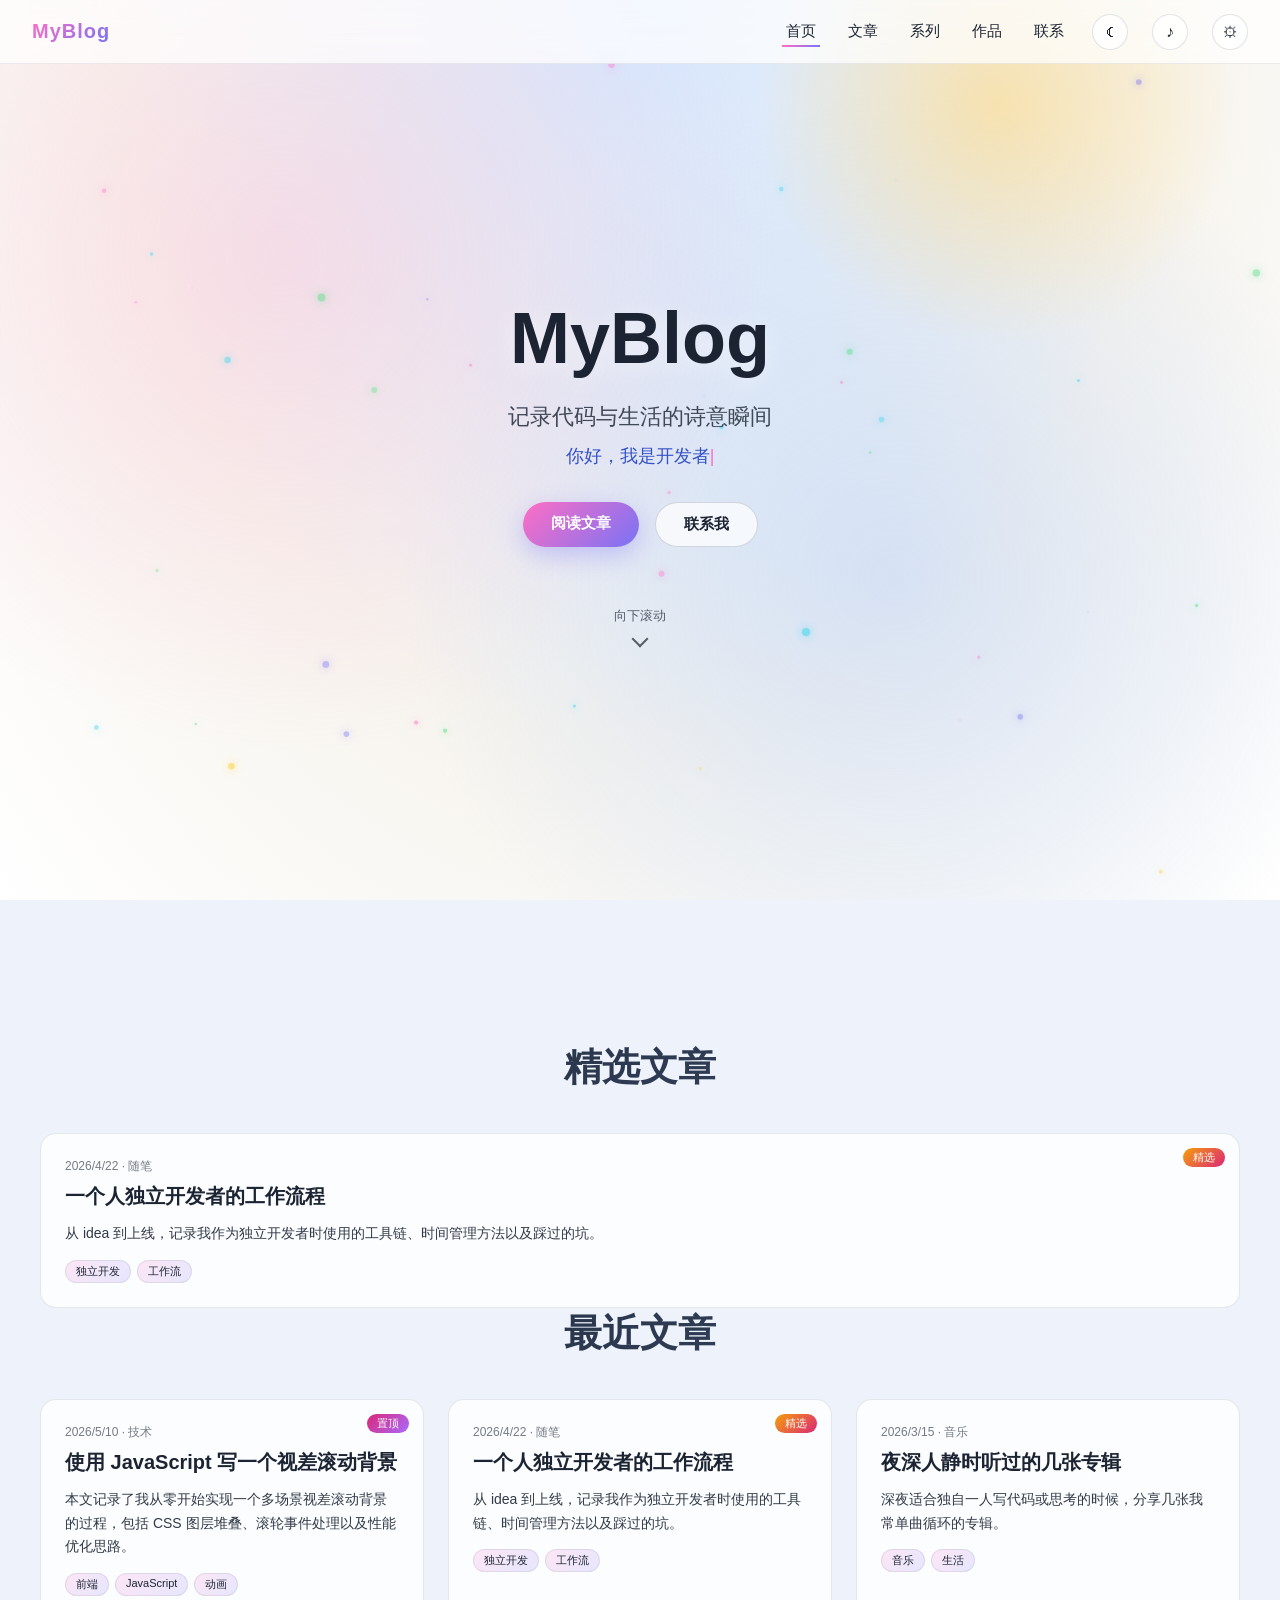
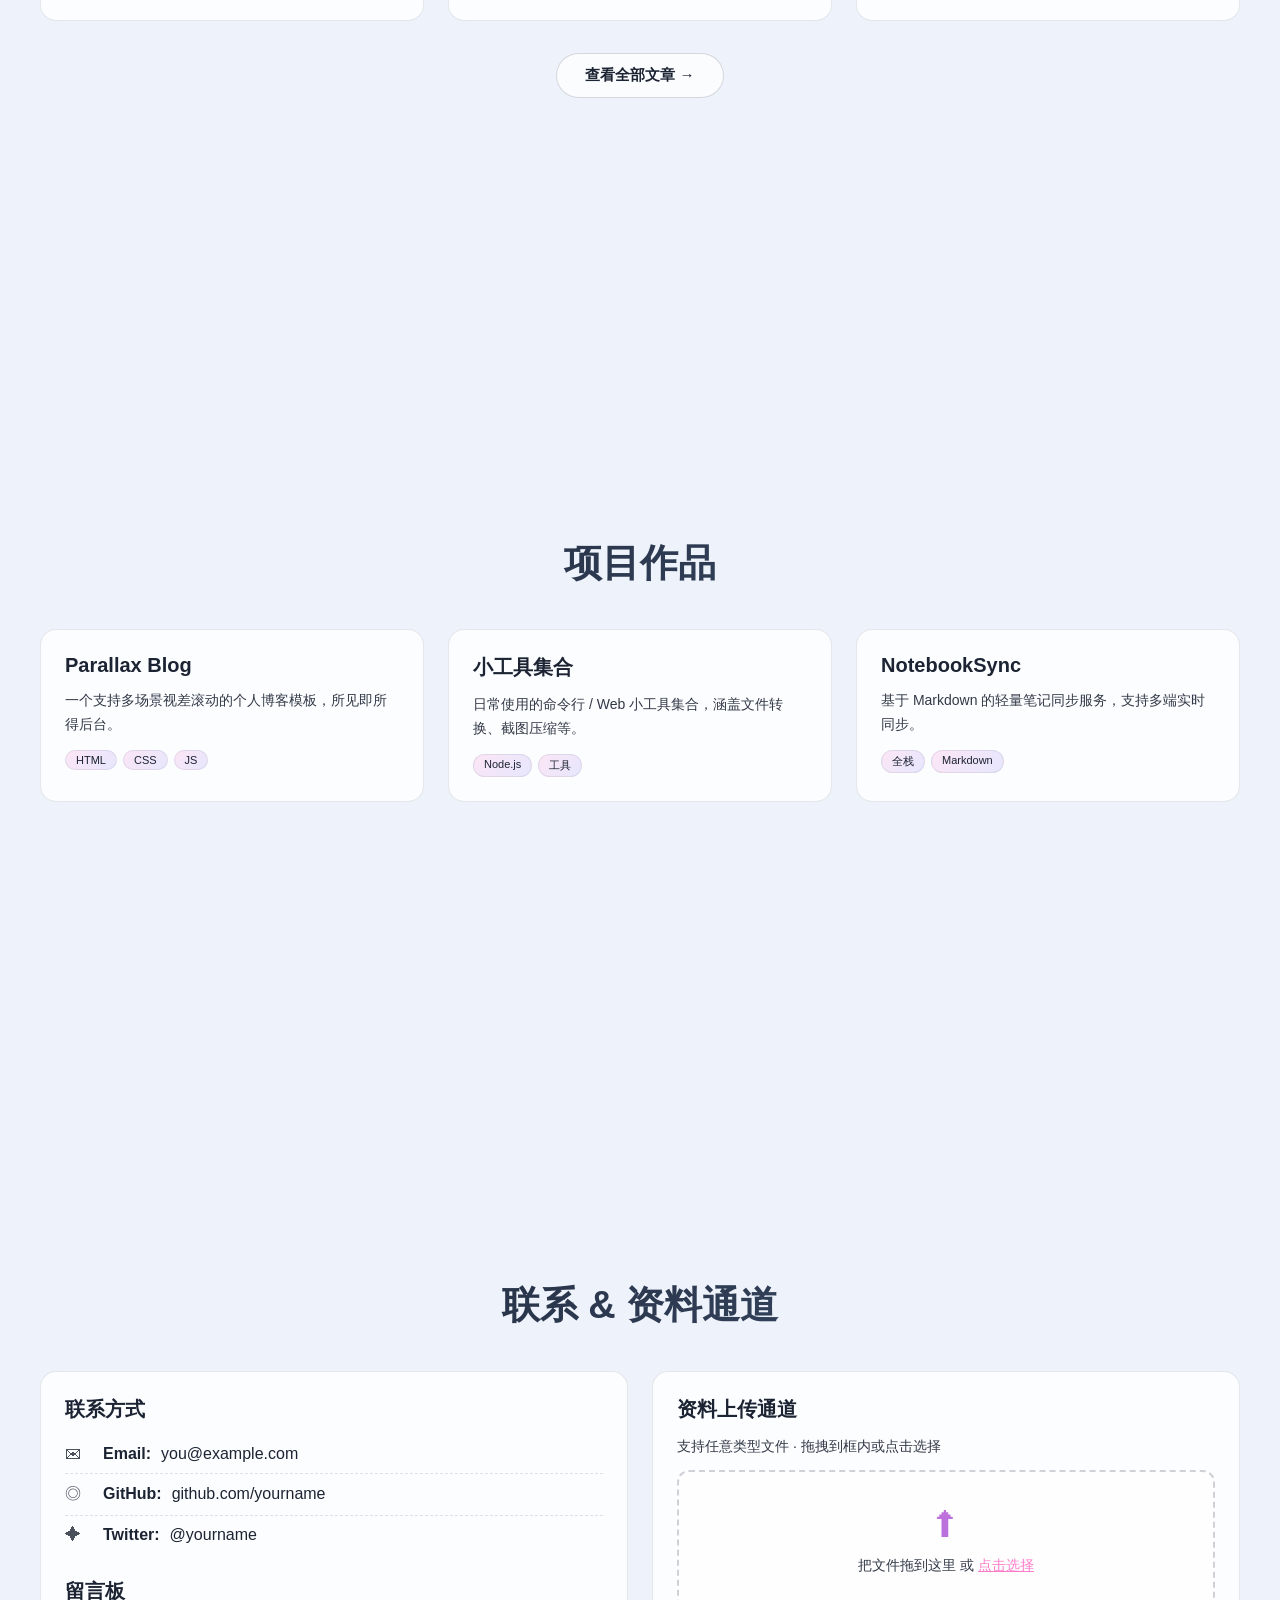
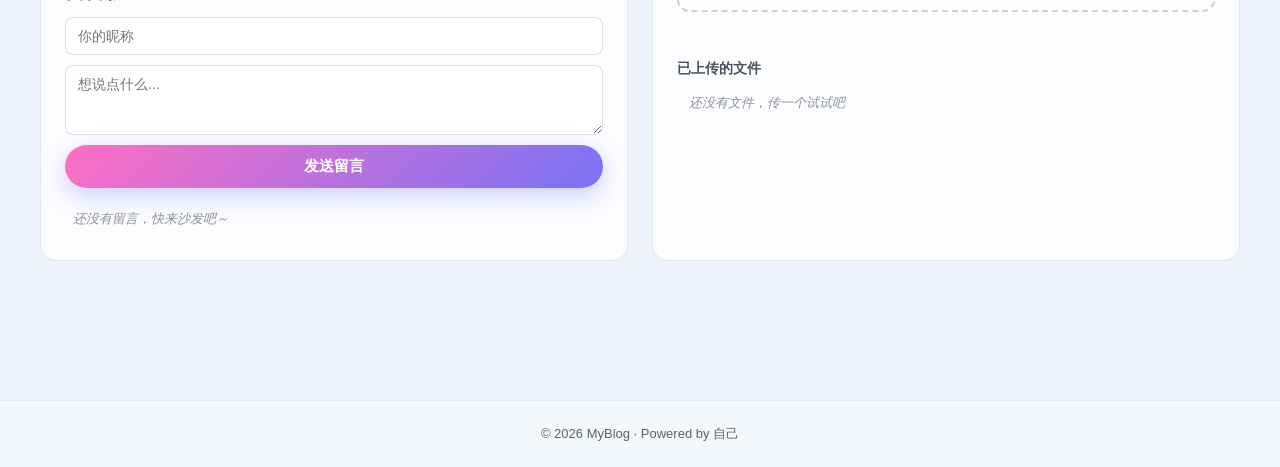
<file: index.html>
<!DOCTYPE html>
<html lang="zh-CN">
<head>
  <meta charset="UTF-8" />
  <meta name="viewport" content="width=device-width, initial-scale=1.0" />
  <title id="page-title">我的个人博客</title>
  <script>
    (function () {
      try {
        var saved = localStorage.getItem('myblog_theme');
        var theme = saved === 'light' || saved === 'dark' ? saved : (matchMedia('(prefers-color-scheme: light)').matches ? 'light' : 'dark');
        document.documentElement.setAttribute('data-theme', theme);
        document.documentElement.style.colorScheme = theme;
      } catch (e) {}
    })();
  </script>
  <link rel="stylesheet" href="css/main.css?v=a8abca5a4e00a57b" />
  <link rel="stylesheet" href="css/backgrounds.css?v=a8abca5a4e00a57b" />
</head>
<body>

  <!-- ============ 多层视差动态背景 ============ -->
  <div id="bg-stage" class="bg-stage">
    <!-- 场景 1: 星空 -->
    <div class="scene scene-1" data-scene="0">
      <div class="layer stars-far"></div>
      <div class="layer stars-mid"></div>
      <div class="layer stars-near"></div>
      <div class="layer nebula"></div>
    </div>
    <!-- 场景 2: 海洋 -->
    <div class="scene scene-2" data-scene="1">
      <div class="layer ocean-sky"></div>
      <div class="layer ocean-wave-far"></div>
      <div class="layer ocean-wave-mid"></div>
      <div class="layer ocean-wave-near"></div>
    </div>
    <!-- 场景 3: 森林 / 山川 -->
    <div class="scene scene-3" data-scene="2">
      <div class="layer forest-sky"></div>
      <div class="layer forest-mountain-far"></div>
      <div class="layer forest-mountain-mid"></div>
      <div class="layer forest-trees"></div>
    </div>
    <!-- 场景 4: 极光 -->
    <div class="scene scene-4" data-scene="3">
      <div class="layer aurora-sky"></div>
      <div class="layer aurora-1"></div>
      <div class="layer aurora-2"></div>
      <div class="layer aurora-3"></div>
    </div>
  </div>

  <!-- 鼠标粒子画布 -->
  <canvas id="particle-canvas"></canvas>

  <!-- ============ 顶部导航 ============ -->
  <header class="navbar">
    <a href="index.html" class="nav-brand" id="nav-brand" title="返回首页">MyBlog</a>
    <nav class="nav-links">
      <a href="#hero" data-nav="0">首页</a>
      <a href="#articles" data-nav="1">文章</a>
      <a href="series.html">系列</a>
      <a href="#projects" data-nav="2">作品</a>
      <a href="#contact" data-nav="3">联系</a>
      <button id="theme-toggle" class="theme-btn" type="button" title="切换到白天模式" aria-label="切换到白天模式"><span class="theme-icon" aria-hidden="true">☀</span></button>
      <button id="music-toggle" class="music-btn" title="背景音乐">
        <span class="music-icon">♪</span>
      </button>
      <a href="admin.html" class="admin-link" title="后台管理">⚙</a>
    </nav>
  </header>

  <!-- ============ 主内容 ============ -->
  <main>

    <!-- 板块 1: Hero 首页 -->
    <section id="hero" class="section section-hero">
      <div class="hero-content">
        <h1 class="hero-title" id="hero-brand">MyBlog</h1>
        <p class="hero-subtitle" id="hero-subtitle">记录代码与生活的诗意瞬间</p>
        <p class="hero-typewriter"><span id="typewriter"></span><span class="cursor">|</span></p>
        <div class="hero-actions">
          <a href="#articles" class="btn btn-primary">阅读文章</a>
          <a href="#contact" class="btn btn-ghost">联系我</a>
        </div>
        <div class="scroll-hint">
          <span>向下滚动</span>
          <div class="arrow"></div>
        </div>
      </div>
    </section>

    <!-- 板块 2: 文章列表 -->
    <section id="articles" class="section section-articles">
      <div class="container">
        <div id="featured-block" hidden>
          <h2 class="section-title">精选文章</h2>
          <div class="article-grid" id="featured-grid"></div>
        </div>
        <h2 class="section-title" id="recent-heading">最近文章</h2>
        <div class="article-grid" id="article-grid">
          <!-- 由 JS 动态渲染 -->
        </div>
        <div class="articles-more" id="articles-more" style="display:none;justify-content:center;margin-top:32px;">
          <a href="articles.html" class="btn btn-ghost">查看全部文章 →</a>
        </div>
      </div>
    </section>

    <!-- 板块 3: 项目作品集 -->
    <section id="projects" class="section section-projects">
      <div class="container">
        <h2 class="section-title">项目作品</h2>
        <div class="project-grid" id="project-grid">
          <!-- 由 JS 动态渲染 -->
        </div>
      </div>
    </section>

    <!-- 板块 4: 联系 + 资料上传通道 -->
    <section id="contact" class="section section-contact">
      <div class="container">
        <h2 class="section-title">联系 & 资料通道</h2>

        <div class="contact-grid">

          <!-- 联系信息 / 留言板 -->
          <div class="card contact-card">
            <h3>联系方式</h3>
            <ul class="contact-list" id="contact-list">
              <!-- 由 JS 动态渲染 -->
            </ul>

            <h3 style="margin-top:24px;">留言板</h3>
            <form id="message-form" class="message-form">
              <input type="text" id="msg-name" placeholder="你的昵称" required maxlength="20" />
              <textarea id="msg-content" placeholder="想说点什么..." required rows="3" maxlength="500"></textarea>
              <button type="submit" class="btn btn-primary">发送留言</button>
            </form>
            <div id="message-list" class="message-list"></div>
          </div>

          <!-- 资料上传通道 -->
          <div class="card upload-card">
            <h3>资料上传通道</h3>
            <p class="upload-tip">支持任意类型文件 · 拖拽到框内或点击选择</p>

            <div id="dropzone" class="dropzone">
              <div class="dropzone-inner">
                <div class="upload-icon">⬆</div>
                <p>把文件拖到这里 或 <label for="file-input" class="file-label">点击选择</label></p>
                <input type="file" id="file-input" multiple hidden />
              </div>
            </div>

            <div class="upload-status" id="upload-status"></div>

            <h4 class="upload-list-title">已上传的文件</h4>
            <ul class="upload-list" id="upload-list">
              <!-- 由 JS 动态渲染 -->
            </ul>
          </div>

        </div>
      </div>
    </section>

  </main>

  <footer class="footer">
    <p id="footer-text">© 2026 MyBlog · Powered by 自己</p>
  </footer>

  <!-- 背景音乐（默认无音频，可在 admin 后台传入或更换） -->
  <audio id="bg-music" loop preload="none"></audio>

  <!-- 入口脚本（传统脚本，按依赖顺序加载，支持 file:// 双击直接打开） -->
  <script src="js/theme.js?v=a8abca5a4e00a57b"></script>
  <script src="js/storage.js?v=a8abca5a4e00a57b"></script>
  <script src="js/backgrounds.js?v=a8abca5a4e00a57b"></script>
  <script src="js/particles.js?v=a8abca5a4e00a57b"></script>
  <script src="js/typewriter.js?v=a8abca5a4e00a57b"></script>
  <script src="js/music.js?v=a8abca5a4e00a57b"></script>
  <script src="js/upload.js?v=a8abca5a4e00a57b"></script>
  <script src="js/main.js?v=a8abca5a4e00a57b"></script>
</body>
</html>
</file>
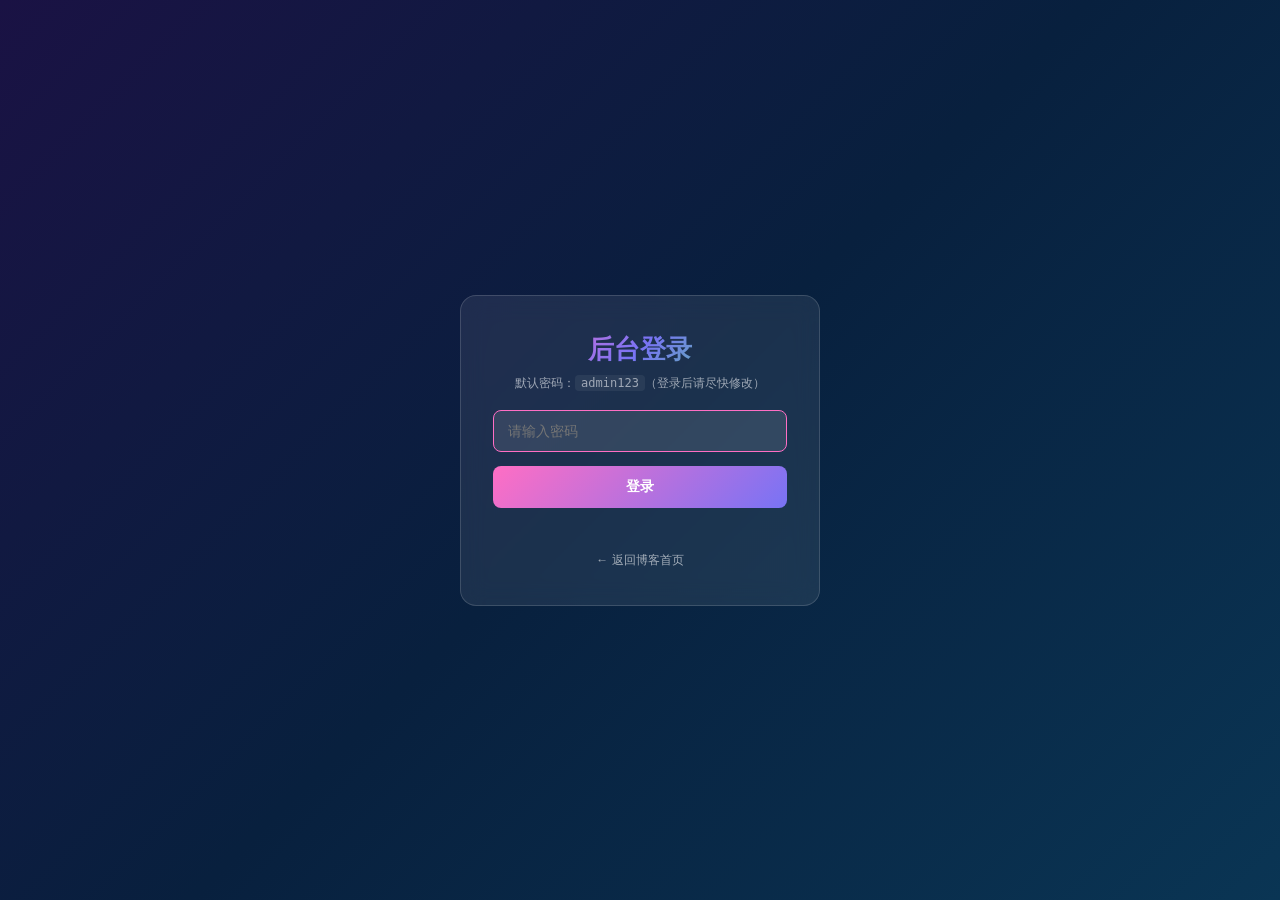
<file: admin.html>
<!DOCTYPE html>
<html lang="zh-CN">
<head>
  <meta charset="UTF-8" />
  <meta name="viewport" content="width=device-width, initial-scale=1.0" />
  <title>后台管理 · MyBlog</title>
  <link rel="stylesheet" href="css/admin.css?v=a8abca5a4e00a57b" />
  <link rel="stylesheet" href="css/editor.css?v=a8abca5a4e00a57b" />
</head>
<body>

  <!-- 登录页 -->
  <div id="login-view" class="view">
    <div class="login-box">
      <h1>后台登录</h1>
      <div id="github-login" hidden>
        <p class="hint">从公开网站进入后台。文章保存在 GitHub 私有仓库，换电脑也能打开。</p>
        <label for="login-token">GitHub 令牌</label>
        <input id="login-token" type="password" placeholder="ghp_ 开头的令牌" autocomplete="off" />
        <p class="hint"><a href="https://github.com/settings/tokens/new?scopes=repo&description=MyBlog%20admin" target="_blank" rel="noopener">新建令牌</a>，勾选 repo 权限。令牌只留在这个浏览器里。</p>
        <p id="github-token-saved" class="hint" hidden>这台浏览器已保存令牌，直接输入密码。<button type="button" id="github-token-reset">更换令牌</button></p>
      </div>
      <p class="hint" id="local-login-hint">默认密码：<code>admin123</code>（登录后请尽快修改）</p>
      <input type="password" id="login-password" placeholder="请输入密码" autofocus />
      <button id="login-btn">登录</button>
      <p id="login-error" class="err"></p>
      <a href="index.html" class="back-link">← 返回博客首页</a>
    </div>
  </div>

  <!-- 后台主界面 -->
  <div id="admin-view" class="view" hidden>
    <header class="admin-header">
      <h1>后台管理</h1>
      <p id="live-publish-note" class="hint" hidden></p>
      <div class="admin-actions">
        <a href="index.html" class="btn-ghost">查看博客</a>
        <button id="export-site-btn" class="btn-primary">导出网站</button>
        <button id="export-btn" class="btn-ghost">导出 JSON</button>
        <label class="btn-ghost" style="cursor:pointer;">
          导入 JSON
          <input type="file" id="import-input" accept="application/json" hidden />
        </label>
        <button id="logout-btn" class="btn-danger">退出</button>
      </div>
    </header>

    <nav class="admin-tabs">
      <button class="tab active" data-tab="site">站点设置</button>
      <button class="tab" data-tab="articles">文章管理</button>
      <button class="tab" data-tab="series">系列管理</button>
      <button class="tab" data-tab="projects">项目管理</button>
      <button class="tab" data-tab="contacts">联系方式</button>
      <button class="tab" data-tab="messages">留言审核</button>
      <button class="tab" data-tab="comments">评论审核</button>
      <button class="tab" data-tab="uploads">附件管理</button>
      <button class="tab" data-tab="password">修改密码</button>
    </nav>

    <main class="admin-main">

      <!-- 站点设置 -->
      <section class="panel" data-panel="site">
        <h2>站点设置</h2>
        <div class="form-row">
          <label>浏览器标签标题</label>
          <input type="text" id="site-title" maxlength="60" />
        </div>
        <div class="form-row">
          <label>顶栏品牌名（导航左上）</label>
          <input type="text" id="site-brand" maxlength="30" />
        </div>
        <div class="form-row">
          <label>首页打字机标语（每行一句，会自动循环切换）</label>
          <textarea id="site-hero-titles" rows="4"></textarea>
        </div>
        <div class="form-row">
          <label>首页副标题</label>
          <input type="text" id="site-hero-subtitle" maxlength="120" />
        </div>
        <div class="form-row">
          <label>页脚文字</label>
          <input type="text" id="site-footer" maxlength="120" />
        </div>
        <div class="form-row">
          <label>背景音乐链接（可选，mp3/wav）</label>
          <input type="text" id="site-music-url" placeholder="https://... 或 assets/bg.mp3" />
        </div>
        <button class="btn-primary" data-save="site">保存站点设置</button>
      </section>

      <!-- 文章管理 -->
      <section class="panel" data-panel="articles" hidden>
        <h2>文章管理</h2>
        <div class="art-toolbar">
          <div class="art-statustabs" id="art-statustabs">
            <span class="stab active" data-st="all">全部</span>
            <span class="stab" data-st="published">已发布</span>
            <span class="stab" data-st="draft">草稿</span>
            <span class="stab" data-st="unpublished">已下架</span>
          </div>
          <input type="text" id="art-search" class="art-search" placeholder="搜索标题 / 标签 / 分类…" />
          <select id="art-series-filter" class="art-search" style="width:auto;">
            <option value="all">全部系列</option>
          </select>
          <button class="btn-primary" id="add-article">＋ 写文章</button>
          <label class="btn-ghost" style="cursor:pointer;padding:8px 14px;border-radius:8px;border:1px solid rgba(255,255,255,.16);">
            批量导入 Markdown
            <input type="file" id="import-md" accept=".md,.markdown,text/markdown" multiple hidden />
          </label>
        </div>
        <div id="art-list" class="art-list"></div>
      </section>

      <!-- 系列管理 -->
      <section class="panel" data-panel="series" hidden>
        <h2>系列管理</h2>
        <p class="hint">把多篇文章组织成同一套教程或专栏，按章节顺序阅读。删除系列或分组不会删除文章正文。</p>
        <button class="btn-primary" id="add-series">＋ 新建系列</button>
        <div id="series-list" class="editor-list"></div>
      </section>

      <!-- 项目管理 -->
      <section class="panel" data-panel="projects" hidden>
        <h2>项目管理</h2>
        <button class="btn-primary" id="add-project">＋ 添加项目</button>
        <div id="project-editor" class="editor-list"></div>
        <button class="btn-primary" data-save="projects">保存项目</button>
      </section>

      <!-- 联系方式 -->
      <section class="panel" data-panel="contacts" hidden>
        <h2>联系方式</h2>
        <button class="btn-primary" id="add-contact">＋ 添加联系方式</button>
        <div id="contact-editor" class="editor-list"></div>
        <button class="btn-primary" data-save="contacts">保存联系方式</button>
      </section>

      <!-- 留言 -->
      <section class="panel" data-panel="messages" hidden>
        <h2>留言审核</h2>
        <p class="hint">点击单条「删除」可移除该留言</p>
        <div id="message-editor" class="editor-list"></div>
      </section>

      <!-- 评论审核 -->
      <section class="panel" data-panel="comments" hidden>
        <h2>评论审核</h2>
        <p class="hint">查看文章评论，可删除不当评论</p>
        <div id="comment-editor" class="editor-list"></div>
      </section>

      <!-- 附件管理 -->
      <section class="panel" data-panel="uploads" hidden>
        <h2>附件管理</h2>
        <p class="hint">查看访客上传的附件（保存在本浏览器），可删除</p>
        <div id="upload-editor" class="editor-list"></div>
      </section>

      <!-- 修改密码 -->
      <section class="panel" data-panel="password" hidden>
        <h2>修改后台密码</h2>
        <div class="form-row">
          <label>当前密码</label>
          <input type="password" id="pw-current" />
        </div>
        <div class="form-row">
          <label>新密码（至少 4 位）</label>
          <input type="password" id="pw-new" />
        </div>
        <div class="form-row">
          <label>再次输入新密码</label>
          <input type="password" id="pw-confirm" />
        </div>
        <button class="btn-primary" id="change-pw-btn">修改密码</button>
        <p id="pw-msg" class="hint"></p>
      </section>

    </main>

    <div id="toast" class="toast"></div>
  </div>

  <dialog id="export-site-dialog" class="export-dialog" aria-labelledby="export-site-heading">
    <form id="export-site-form">
      <h2 id="export-site-heading">导出可独立访问的网站</h2>
      <p class="export-note" id="export-site-summary"></p>
      <label for="export-site-url">正式网址（可选）</label>
      <input id="export-site-url" type="url" placeholder="https://example.com/blog/" />
      <p class="export-note">填写网站将使用的完整地址，可包含子目录。填写后会生成站点地图、RSS 和分享链接；留空则生成可独立阅读的预览版。</p>
      <fieldset><legend>公开下载的附件</legend><p class="export-note">只打包勾选的附件。文章中的图片会自动打包。</p><div id="export-site-files"></div></fieldset>
      <p class="export-note">仅导出已发布文章；草稿、修订、密码和留言记录不公开。访客可阅读、搜索和下载，暂不提供在线评论、点赞和上传。</p>
      <p id="export-site-status" role="status" aria-live="polite"></p>
      <div class="export-actions"><button type="button" id="export-site-cancel" class="btn-ghost">关闭</button><button type="submit" id="export-site-download" class="btn-primary">生成并下载 ZIP</button></div>
    </form>
  </dialog>

  <script src="js/storage.js?v=a8abca5a4e00a57b"></script>
  <script src="js/markdown.js?v=a8abca5a4e00a57b"></script>
  <script src="js/editor.js?v=a8abca5a4e00a57b"></script>
  <script src="js/upload.js?v=a8abca5a4e00a57b"></script>
  <script src="js/zip.js?v=a8abca5a4e00a57b"></script>
  <script src="js/site-export.js?v=a8abca5a4e00a57b"></script>
  <script src="js/batch-import.js?v=a8abca5a4e00a57b"></script>
  <script src="js/admin.js?v=a8abca5a4e00a57b"></script>
</body>
</html>
</file>
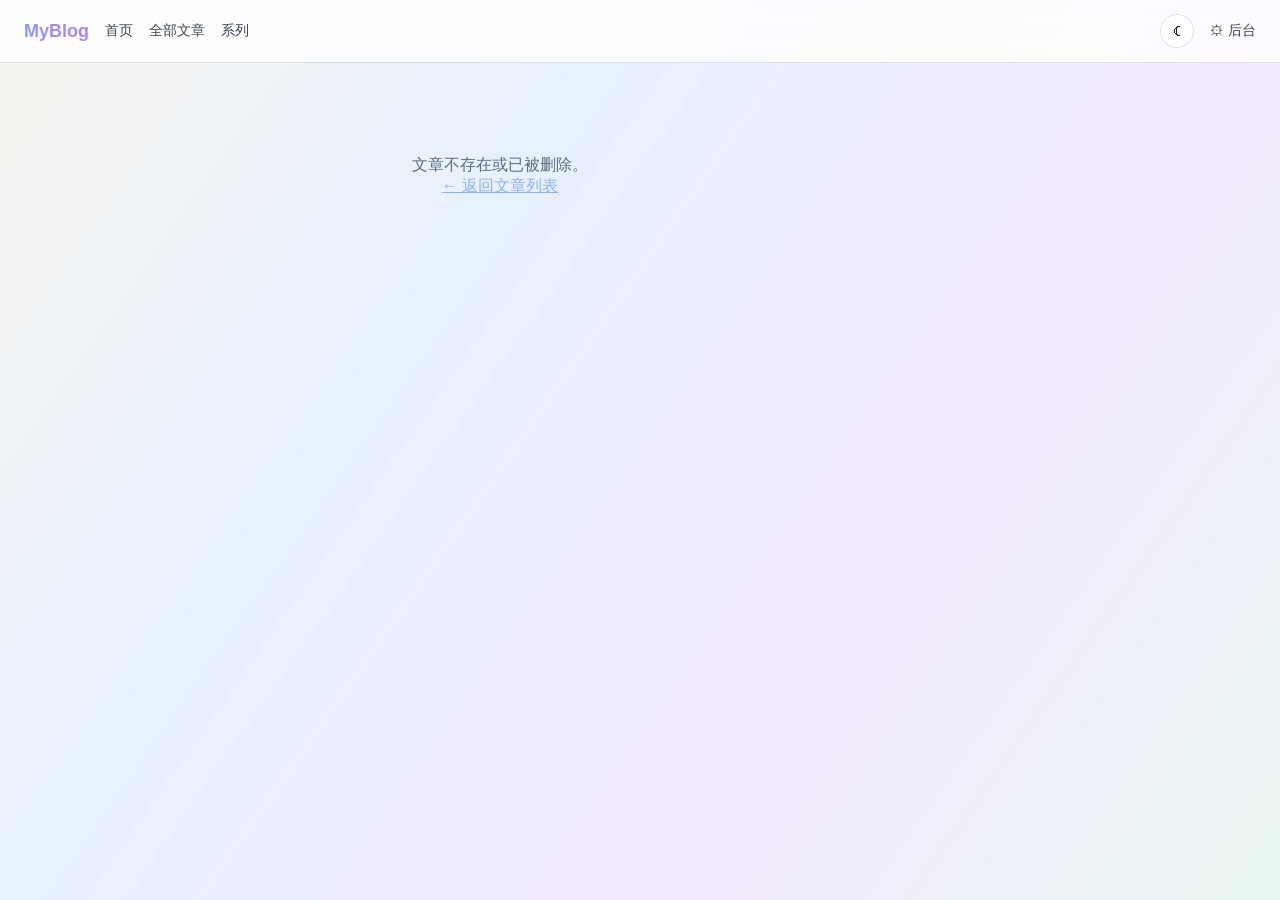
<file: article.html>
<!DOCTYPE html>
<html lang="zh-CN">
<head>
  <meta charset="UTF-8" />
  <meta name="viewport" content="width=device-width, initial-scale=1.0" />
  <title>文章 · MyBlog</title>
  <meta name="description" content="" />
  <meta property="og:title" content="" />
  <meta property="og:description" content="" />
  <script>
    (function () {
      try {
        var saved = localStorage.getItem('myblog_theme');
        var theme = saved === 'light' || saved === 'dark' ? saved : (matchMedia('(prefers-color-scheme: light)').matches ? 'light' : 'dark');
        document.documentElement.setAttribute('data-theme', theme);
        document.documentElement.style.colorScheme = theme;
      } catch (e) {}
    })();
  </script>
  <link rel="stylesheet" href="css/article.css?v=a8abca5a4e00a57b" />
  <link rel="stylesheet" href="css/editor.css?v=a8abca5a4e00a57b" />
</head>
<body class="article-page">
  <div class="page-bg"></div>

  <header class="topbar">
    <a href="index.html" class="brand" id="nav-brand">MyBlog</a>
    <a href="index.html">首页</a>
    <a href="articles.html">全部文章</a>
    <a href="series.html">系列</a>
    <span class="spacer"></span>
    <button id="theme-toggle" class="theme-btn" type="button" title="切换到白天模式" aria-label="切换到白天模式"><span class="theme-icon" aria-hidden="true">☀</span></button>
    <a href="admin.html">⚙ 后台</a>
  </header>

  <div class="article-wrap" id="article-wrap">
    <div class="article-main">
      <div class="loading" id="loading">正在加载文章…</div>

      <article id="article-root" hidden>
        <img class="article-cover" id="art-cover" hidden alt="封面" />
        <div class="article-header">
          <h1 id="art-title"></h1>
          <div class="article-info">
            <span class="cat" id="art-cat"></span>
            <span id="art-date"></span>
            <span id="art-rt"></span>
            <span id="art-views"></span>
          </div>
          <div class="article-tags" id="art-tags"></div>
        </div>

        <details class="toc-mobile" id="toc-mobile" hidden>
          <summary>目录</summary>
          <ul id="toc-list-mobile"></ul>
        </details>

        <div class="md-body article-content" id="art-content"></div>

        <div class="like-bar">
          <button class="like-btn" id="like-btn">
            <span class="heart">♡</span><span id="like-count">0</span>
          </button>
          <span style="color:var(--muted);font-size:13px;">如果这篇文章对你有帮助，点个赞吧</span>
        </div>

        <div class="prev-next" id="prev-next"></div>

        <section class="related" id="related-sec" hidden>
          <h3>相关文章</h3>
          <div class="related-grid" id="related-grid"></div>
        </section>

        <section class="comments">
          <h3>评论 <span id="comment-num" style="color:var(--muted);font-size:.7em;"></span></h3>
          <form class="comment-form" id="comment-form">
            <input type="text" id="c-name" placeholder="你的昵称" maxlength="20" required />
            <textarea id="c-content" placeholder="留下你的想法…" rows="3" maxlength="500" required></textarea>
            <button type="submit">发表评论</button>
          </form>
          <div class="comment-list" id="comment-list"></div>
        </section>
      </article>
    </div>

    <aside class="toc-side" id="toc-side" hidden>
      <h4>目录</h4>
      <ul id="toc-list"></ul>
    </aside>
  </div>

  <script src="js/theme.js?v=a8abca5a4e00a57b"></script>
  <script src="js/storage.js?v=a8abca5a4e00a57b"></script>
  <script src="js/markdown.js?v=a8abca5a4e00a57b"></script>
  <script src="js/article-view.js?v=a8abca5a4e00a57b"></script>
</body>
</html>
</file>
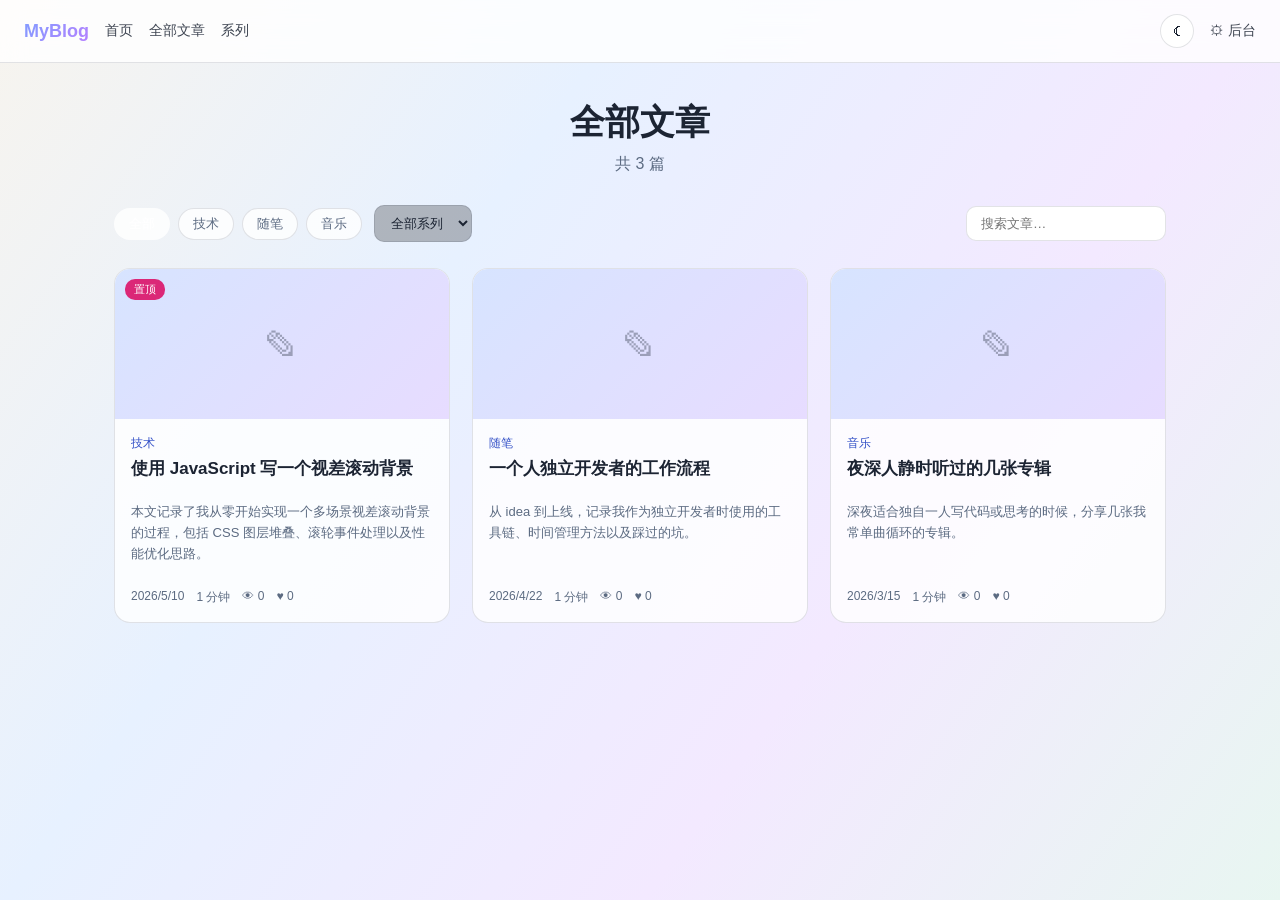
<file: articles.html>
<!DOCTYPE html>
<html lang="zh-CN">
<head>
  <meta charset="UTF-8" />
  <meta name="viewport" content="width=device-width, initial-scale=1.0" />
  <title>全部文章 · MyBlog</title>
  <script>
    (function () {
      try {
        var saved = localStorage.getItem('myblog_theme');
        var theme = saved === 'light' || saved === 'dark' ? saved : (matchMedia('(prefers-color-scheme: light)').matches ? 'light' : 'dark');
        document.documentElement.setAttribute('data-theme', theme);
        document.documentElement.style.colorScheme = theme;
      } catch (e) {}
    })();
  </script>
  <link rel="stylesheet" href="css/article.css?v=a8abca5a4e00a57b" />
</head>
<body class="list-page">
  <div class="page-bg"></div>

  <header class="topbar">
    <a href="index.html" class="brand" id="nav-brand">MyBlog</a>
    <a href="index.html">首页</a>
    <a href="articles.html">全部文章</a>
    <a href="series.html">系列</a>
    <span class="spacer"></span>
    <button id="theme-toggle" class="theme-btn" type="button" title="切换到白天模式" aria-label="切换到白天模式"><span class="theme-icon" aria-hidden="true">☀</span></button>
    <a href="admin.html">⚙ 后台</a>
  </header>

  <div class="list-wrap">
    <div class="list-head">
      <h1>全部文章</h1>
      <p id="list-count">共 0 篇</p>
      <div class="tag-indicator" id="tag-indicator" hidden></div>
    </div>

    <div class="list-filters">
      <div class="cat-chips" id="cat-chips"></div>
      <select id="series-filter" class="series-filter" title="按系列筛选"></select>
      <input type="text" class="list-search" id="list-search" placeholder="搜索文章…" />
    </div>

    <div class="post-grid" id="post-grid">
      <div class="loading">正在加载…</div>
    </div>
  </div>

  <script src="js/theme.js?v=a8abca5a4e00a57b"></script>
  <script src="js/storage.js?v=a8abca5a4e00a57b"></script>
  <script src="js/markdown.js?v=a8abca5a4e00a57b"></script>
  <script src="js/articles-list.js?v=a8abca5a4e00a57b"></script>
</body>
</html>
</file>
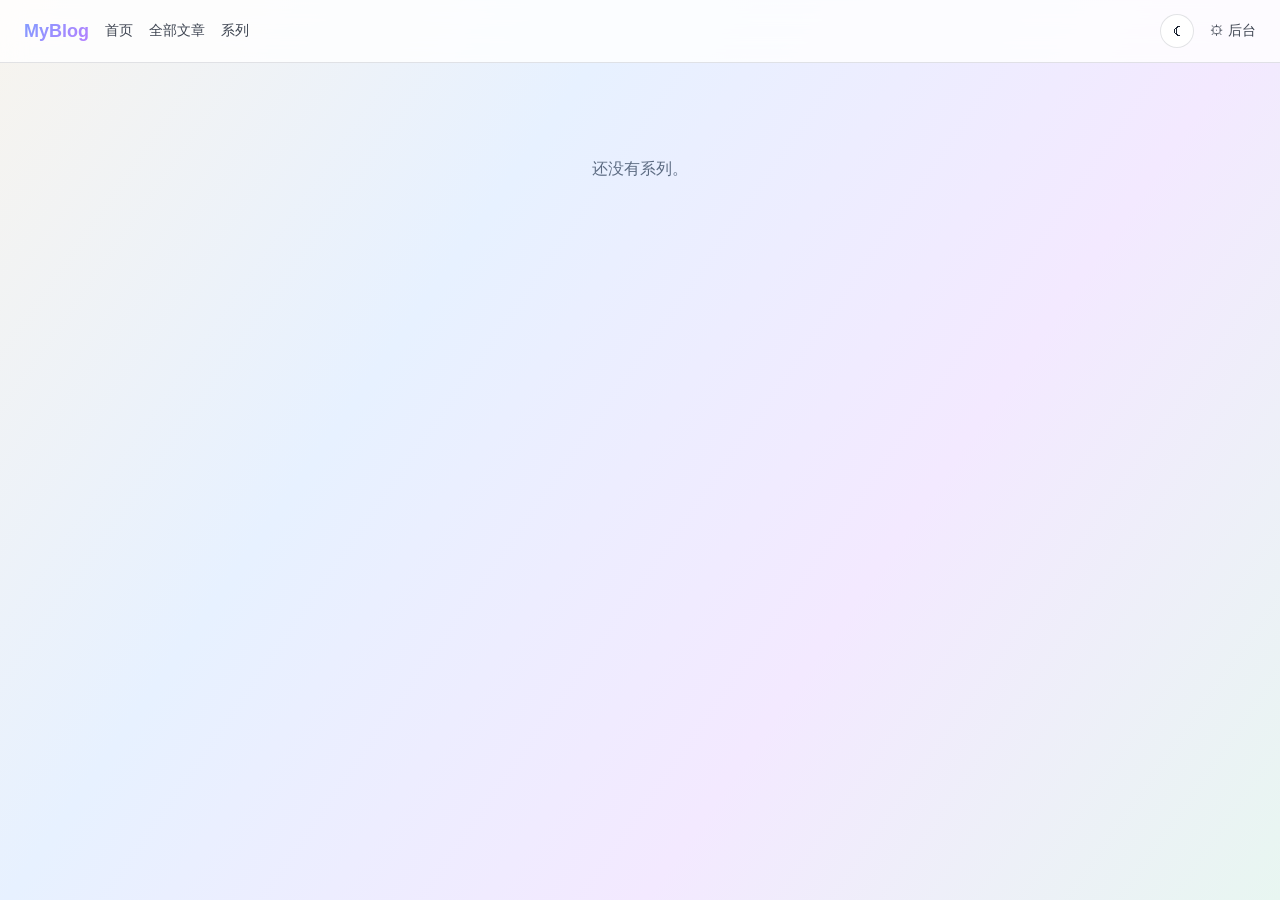
<file: series.html>
<!DOCTYPE html>
<html lang="zh-CN">
<head>
  <meta charset="UTF-8" />
  <meta name="viewport" content="width=device-width, initial-scale=1.0" />
  <title>系列 · MyBlog</title>
  <meta name="description" content="" />
  <script>
    (function () {
      try {
        var saved = localStorage.getItem('myblog_theme');
        var theme = saved === 'light' || saved === 'dark' ? saved : (matchMedia('(prefers-color-scheme: light)').matches ? 'light' : 'dark');
        document.documentElement.setAttribute('data-theme', theme);
        document.documentElement.style.colorScheme = theme;
      } catch (e) {}
    })();
  </script>
  <link rel="stylesheet" href="css/article.css?v=a8abca5a4e00a57b" />
</head>
<body class="list-page">
  <div class="page-bg"></div>

  <header class="topbar">
    <a href="index.html" class="brand" id="nav-brand">MyBlog</a>
    <a href="index.html">首页</a>
    <a href="articles.html">全部文章</a>
    <a href="series.html">系列</a>
    <span class="spacer"></span>
    <button id="theme-toggle" class="theme-btn" type="button" title="切换到白天模式" aria-label="切换到白天模式"><span class="theme-icon" aria-hidden="true">☀</span></button>
    <a href="admin.html">⚙ 后台</a>
  </header>

  <div class="list-wrap">
    <div class="series-container" id="series-container">
      <div class="loading">正在加载…</div>
    </div>
  </div>

  <script src="js/theme.js?v=a8abca5a4e00a57b"></script>
  <script src="js/storage.js?v=a8abca5a4e00a57b"></script>
  <script src="js/series-view.js?v=a8abca5a4e00a57b"></script>
</body>
</html>
</file>
<file: css/main.css>
/* ============ 全局基础样式 ============ */
* { box-sizing: border-box; margin: 0; padding: 0; }

html, body {
  scroll-behavior: smooth;
  font-family: -apple-system, BlinkMacSystemFont, "PingFang SC", "Microsoft YaHei",
               "Helvetica Neue", Arial, sans-serif;
  color: #f6f7fb;
  background: #0a0a1a;
  overflow-x: hidden;
}

body {
  position: relative;
  min-height: 100vh;
}

a { color: inherit; text-decoration: none; transition: opacity .25s ease; }
a:hover { opacity: .75; }

/* ============ 鼠标粒子画布 ============ */
#particle-canvas {
  position: fixed;
  inset: 0;
  width: 100vw;
  height: 100vh;
  pointer-events: none;
  z-index: 2;
}

/* ============ 顶部导航 ============ */
.navbar {
  position: fixed;
  top: 0; left: 0; right: 0;
  height: 64px;
  padding: 0 32px;
  display: flex;
  align-items: center;
  justify-content: space-between;
  z-index: 100;
  background: rgba(10, 10, 26, .25);
  backdrop-filter: blur(12px);
  -webkit-backdrop-filter: blur(12px);
  border-bottom: 1px solid rgba(255, 255, 255, .08);
}
.nav-brand {
  font-size: 20px;
  font-weight: 700;
  letter-spacing: 1px;
  background: linear-gradient(135deg, #ff6ec4, #7873f5, #4ade80, #facc15);
  background-size: 300% 300%;
  -webkit-background-clip: text;
  background-clip: text;
  color: transparent;
  animation: gradient-shift 8s ease infinite;
  cursor: pointer;
}
.nav-brand:hover { opacity: 1; }
@keyframes gradient-shift {
  0%, 100% { background-position: 0% 50%; }
  50% { background-position: 100% 50%; }
}
.nav-links { display: flex; align-items: center; gap: 24px; }
.nav-links a { font-size: 15px; padding: 6px 4px; position: relative; }
.nav-links a::after {
  content: '';
  position: absolute;
  left: 0; bottom: 0;
  width: 0; height: 2px;
  background: linear-gradient(90deg, #ff6ec4, #7873f5);
  transition: width .3s ease;
}
.nav-links a:hover::after,
.nav-links a.active::after { width: 100%; }

.music-btn, .admin-link, .theme-btn {
  background: rgba(255, 255, 255, .1);
  border: 1px solid rgba(255, 255, 255, .15);
  color: #fff;
  width: 36px; height: 36px;
  border-radius: 50%;
  display: inline-flex;
  align-items: center;
  justify-content: center;
  cursor: pointer;
  font-size: 16px;
  transition: all .25s ease;
}
.music-btn:hover, .admin-link:hover, .theme-btn:hover {
  background: rgba(255, 255, 255, .2);
  transform: rotate(15deg);
}
.music-btn.playing {
  background: linear-gradient(135deg, #ff6ec4, #7873f5);
  animation: pulse 1.5s ease-in-out infinite;
}
@keyframes pulse {
  0%, 100% { box-shadow: 0 0 0 0 rgba(255, 110, 196, .5); }
  50% { box-shadow: 0 0 0 10px rgba(255, 110, 196, 0); }
}

/* ============ 主区段 ============ */
.section {
  position: relative;
  width: 100%;
  min-height: 100vh;
  padding: 120px 32px 80px;
  display: flex;
  align-items: center;
  z-index: 3;
}
.container { max-width: 1200px; margin: 0 auto; width: 100%; }
.section-title {
  font-size: 38px;
  font-weight: 700;
  margin-bottom: 40px;
  text-align: center;
  background: linear-gradient(135deg, #fff, #d6d6ff);
  -webkit-background-clip: text;
  background-clip: text;
  color: transparent;
  text-shadow: 0 2px 20px rgba(0, 0, 0, .3);
}

/* ============ Hero ============ */
.section-hero { justify-content: center; text-align: center; }
.hero-content { max-width: 800px; }
.hero-title {
  font-size: clamp(36px, 6vw, 72px);
  font-weight: 800;
  margin-bottom: 20px;
  line-height: 1.2;
  text-shadow: 0 4px 30px rgba(0, 0, 0, .4);
}
.cursor {
  display: inline-block;
  color: #ff6ec4;
  animation: blink 0.8s step-end infinite;
}
@keyframes blink { 50% { opacity: 0; } }

.hero-subtitle {
  font-size: clamp(16px, 2vw, 22px);
  color: rgba(255, 255, 255, .85);
  margin-bottom: 12px;
}
.hero-typewriter {
  font-size: clamp(15px, 2vw, 18px);
  color: #b9c6ff;
  margin: 0 0 32px;
  min-height: 26px;
}
.hero-actions { display: flex; gap: 16px; justify-content: center; flex-wrap: wrap; }

.btn {
  display: inline-block;
  padding: 12px 28px;
  border-radius: 999px;
  font-size: 15px;
  font-weight: 600;
  cursor: pointer;
  border: none;
  transition: all .3s ease;
}
.btn-primary {
  background: linear-gradient(135deg, #ff6ec4, #7873f5);
  color: #fff;
  box-shadow: 0 8px 24px rgba(120, 115, 245, .35);
}
.btn-primary:hover { transform: translateY(-2px); box-shadow: 0 12px 32px rgba(120, 115, 245, .5); }
.btn-ghost {
  background: rgba(255, 255, 255, .1);
  color: #fff;
  border: 1px solid rgba(255, 255, 255, .25);
}
.btn-ghost:hover { background: rgba(255, 255, 255, .2); }

.scroll-hint {
  margin-top: 60px;
  display: flex;
  flex-direction: column;
  align-items: center;
  font-size: 13px;
  opacity: .7;
  animation: float 2s ease-in-out infinite;
}
.scroll-hint .arrow {
  width: 12px; height: 12px;
  border-right: 2px solid #fff;
  border-bottom: 2px solid #fff;
  transform: rotate(45deg);
  margin-top: 8px;
}
@keyframes float {
  0%, 100% { transform: translateY(0); }
  50% { transform: translateY(8px); }
}

/* ============ 卡片网格 ============ */
.article-grid, .project-grid {
  display: grid;
  grid-template-columns: repeat(auto-fit, minmax(min(280px, 100%), 1fr));
  gap: 24px;
}
.card {
  background: rgba(255, 255, 255, .08);
  border: 1px solid rgba(255, 255, 255, .12);
  border-radius: 16px;
  padding: 24px;
  backdrop-filter: blur(10px);
  -webkit-backdrop-filter: blur(10px);
  transition: all .3s ease;
}
.card:hover {
  transform: translateY(-4px);
  background: rgba(255, 255, 255, .12);
  border-color: rgba(255, 255, 255, .25);
  box-shadow: 0 20px 40px rgba(0, 0, 0, .25);
}
.card h3 { font-size: 20px; margin-bottom: 12px; }
.card .meta { font-size: 12px; opacity: .6; margin-bottom: 8px; }
.card p { font-size: 14px; line-height: 1.7; opacity: .9; }
.card h3, .card p, .contact-list a { overflow-wrap: break-word; word-break: break-word; }
.card .tags { margin-top: 14px; display: flex; flex-wrap: wrap; gap: 6px; }
.card .tag {
  font-size: 11px;
  padding: 3px 10px;
  border-radius: 999px;
  background: linear-gradient(135deg, rgba(255, 110, 196, .25), rgba(120, 115, 245, .25));
  border: 1px solid rgba(255, 255, 255, .15);
}
/* 可点击的文章卡片（首页） */
a.article-card { display: block; text-decoration: none; color: inherit; position: relative; }
a.article-card h3 { color: #fff; transition: color .2s; }
a.article-card:hover h3 { color: #ffd6f0; }
.article-card .pin-badge {
  position: absolute; top: 14px; right: 14px;
  font-size: 11px; padding: 2px 10px; border-radius: 10px;
  background: linear-gradient(135deg, #db2777, #a86bff); color: #fff;
}
.article-card .pin-badge.featured { background: linear-gradient(135deg, #f59e0b, #db2777); }

/* ============ 联系板块 ============ */
.contact-grid {
  display: grid;
  grid-template-columns: repeat(auto-fit, minmax(min(320px, 100%), 1fr));
  gap: 24px;
}
.contact-list { list-style: none; }
.contact-list li {
  padding: 10px 0;
  display: flex;
  align-items: center;
  gap: 10px;
  border-bottom: 1px dashed rgba(255, 255, 255, .12);
}
.contact-list li:last-child { border-bottom: none; }
.contact-list .ico { width: 28px; opacity: .8; }

/* 留言板 */
.message-form { display: flex; flex-direction: column; gap: 10px; margin-top: 8px; }
.message-form input,
.message-form textarea {
  background: rgba(255, 255, 255, .08);
  border: 1px solid rgba(255, 255, 255, .15);
  border-radius: 8px;
  padding: 10px 12px;
  color: #fff;
  font-size: 14px;
  font-family: inherit;
  resize: vertical;
}
.message-form input:focus,
.message-form textarea:focus { outline: none; border-color: rgba(255, 110, 196, .5); }
.message-list { margin-top: 14px; max-height: 200px; overflow-y: auto; }
.message-item {
  padding: 8px 10px;
  border-radius: 8px;
  background: rgba(255, 255, 255, .04);
  margin-bottom: 6px;
  font-size: 13px;
}
.message-item .author { color: #ff6ec4; font-weight: 600; margin-right: 6px; }
.message-item .time { float: right; opacity: .5; font-size: 11px; }

/* ============ 上传区 ============ */
.upload-tip { font-size: 12px; opacity: .7; margin-bottom: 12px; }
.dropzone {
  border: 2px dashed rgba(255, 255, 255, .25);
  border-radius: 12px;
  padding: 32px 16px;
  text-align: center;
  cursor: pointer;
  transition: all .3s ease;
  background: rgba(255, 255, 255, .03);
}
.dropzone.dragover {
  border-color: #ff6ec4;
  background: rgba(255, 110, 196, .08);
  transform: scale(1.02);
}
.upload-icon {
  font-size: 36px;
  margin-bottom: 8px;
  background: linear-gradient(135deg, #ff6ec4, #7873f5);
  -webkit-background-clip: text;
  background-clip: text;
  color: transparent;
}
.file-label { color: #ff6ec4; text-decoration: underline; cursor: pointer; }
.upload-status { font-size: 12px; margin-top: 10px; min-height: 18px; opacity: .8; }

.upload-list-title { margin-top: 20px; font-size: 14px; opacity: .8; }
.upload-list { list-style: none; max-height: 200px; overflow-y: auto; margin-top: 8px; }
.upload-list li {
  display: flex;
  align-items: center;
  justify-content: space-between;
  padding: 8px 12px;
  border-radius: 8px;
  background: rgba(255, 255, 255, .05);
  margin-bottom: 6px;
  font-size: 13px;
}
.upload-list .file-info { display: flex; align-items: center; gap: 8px; min-width: 0; }
.upload-list .file-name { white-space: nowrap; overflow: hidden; text-overflow: ellipsis; max-width: 180px; }
.upload-list .file-size { opacity: .5; font-size: 11px; }
.upload-list .file-actions { display: flex; gap: 8px; }
.upload-list .file-actions a,
.upload-list .file-actions button {
  background: rgba(255, 255, 255, .1);
  border: none;
  color: #fff;
  font-size: 11px;
  padding: 4px 10px;
  border-radius: 999px;
  cursor: pointer;
  transition: all .25s ease;
}
.upload-list .file-actions a:hover,
.upload-list .file-actions button:hover { background: rgba(255, 110, 196, .35); }

/* ============ 页脚 ============ */
.footer {
  position: relative;
  z-index: 3;
  text-align: center;
  padding: 24px;
  font-size: 13px;
  opacity: .7;
  background: rgba(0, 0, 0, .3);
  border-top: 1px solid rgba(255, 255, 255, .08);
}

/* ============ 响应式 ============ */
@media (max-width: 720px) {
  .navbar { padding: 0 12px; }
  .nav-links { gap: 8px; }
  .nav-links a { font-size: 13px; white-space: nowrap; }
  .music-btn, .admin-link, .theme-btn { width: 32px; height: 32px; flex-shrink: 0; }
  .section { padding: 100px 16px 60px; }
  .section-title { font-size: 28px; margin-bottom: 28px; }
}

/* ============ 白天模式 ============ */
html { color-scheme: dark; }
html[data-theme="light"] { color-scheme: light; }
html[data-theme="light"] body {
  color: #1c2433;
  background: #eef3fb;
}
html[data-theme="light"] .navbar {
  background: rgba(255, 255, 255, .72);
  border-bottom-color: rgba(20, 30, 50, .08);
}
html[data-theme="light"] .nav-links a { color: #1c2433; }
html[data-theme="light"] .music-btn,
html[data-theme="light"] .admin-link,
html[data-theme="light"] .theme-btn {
  background: rgba(255, 255, 255, .8);
  border-color: rgba(20, 30, 50, .12);
  color: #1c2433;
}
html[data-theme="light"] .music-btn:hover,
html[data-theme="light"] .admin-link:hover,
html[data-theme="light"] .theme-btn:hover { background: #fff; }
html[data-theme="light"] .section-title {
  background: linear-gradient(135deg, #1c2433, #3d4f6e);
  -webkit-background-clip: text;
  background-clip: text;
  color: transparent;
  text-shadow: none;
}
html[data-theme="light"] .hero-title { text-shadow: 0 4px 24px rgba(255, 255, 255, .55); }
html[data-theme="light"] .hero-subtitle { color: rgba(28, 36, 51, .82); }
html[data-theme="light"] .hero-typewriter { color: #3451c7; }
html[data-theme="light"] .btn-ghost {
  background: rgba(255, 255, 255, .72);
  color: #1c2433;
  border-color: rgba(20, 30, 50, .16);
}
html[data-theme="light"] .btn-ghost:hover { background: #fff; }
html[data-theme="light"] .scroll-hint .arrow { border-color: #1c2433; }
html[data-theme="light"] .card {
  background: rgba(255, 255, 255, .78);
  border-color: rgba(20, 30, 50, .1);
  color: #1c2433;
}
html[data-theme="light"] .card:hover {
  background: rgba(255, 255, 255, .92);
  border-color: rgba(52, 81, 199, .35);
  box-shadow: 0 16px 36px rgba(40, 60, 100, .12);
}
html[data-theme="light"] .card .tag {
  background: linear-gradient(135deg, rgba(255, 110, 196, .16), rgba(120, 115, 245, .16));
  border-color: rgba(20, 30, 50, .08);
}
html[data-theme="light"] a.article-card h3 { color: #1c2433; }
html[data-theme="light"] a.article-card:hover h3 { color: #3451c7; }
html[data-theme="light"] .contact-list li { border-bottom-color: rgba(20, 30, 50, .12); }
html[data-theme="light"] .message-form input,
html[data-theme="light"] .message-form textarea {
  background: rgba(255, 255, 255, .88);
  border-color: rgba(20, 30, 50, .14);
  color: #1c2433;
}
html[data-theme="light"] .message-item { background: rgba(255, 255, 255, .7); }
html[data-theme="light"] .dropzone {
  border-color: rgba(20, 30, 50, .2);
  background: rgba(255, 255, 255, .55);
}
html[data-theme="light"] .upload-list li { background: rgba(255, 255, 255, .7); }
html[data-theme="light"] .upload-list .file-actions a,
html[data-theme="light"] .upload-list .file-actions button {
  background: rgba(20, 30, 50, .06);
  color: #1c2433;
}
html[data-theme="light"] .footer {
  background: rgba(255, 255, 255, .55);
  border-top-color: rgba(20, 30, 50, .08);
}
html[data-theme="light"] #particle-canvas { opacity: .5; }
</file>
<file: css/backgrounds.css>
/* ============ 多场景视差动态背景 ============
   通过 JS 控制每个 .scene 的 opacity，以及每个 .layer 的 translateY
   形成 4 个场景之间的渐变切换 + 视差多层滚动
============================================== */

.bg-stage {
  position: fixed;
  inset: 0;
  width: 100vw;
  height: 100vh;
  z-index: 1;
  overflow: hidden;
  pointer-events: none;
}

.scene {
  position: absolute;
  inset: 0;
  opacity: 0;
  transition: opacity .6s ease;
  will-change: opacity;
}
.scene.active { opacity: 1; }

.layer {
  position: absolute;
  inset: -10% 0;
  will-change: transform;
  transition: transform .12s linear;
}

/* ========== 场景 1: 星空 ========== */
.scene-1 {
  background: radial-gradient(ellipse at top, #1a1244 0%, #0a0a1a 60%, #000 100%);
}
.stars-far, .stars-mid, .stars-near {
  background-repeat: repeat;
}
/* 远星 —— 小而密 */
.stars-far {
  background-image:
    radial-gradient(1px 1px at 10% 20%, #fff, transparent),
    radial-gradient(1px 1px at 80% 10%, #fff, transparent),
    radial-gradient(1px 1px at 40% 70%, #fff, transparent),
    radial-gradient(1px 1px at 65% 90%, #fff, transparent),
    radial-gradient(1px 1px at 25% 50%, #fff, transparent),
    radial-gradient(1px 1px at 90% 60%, #fff, transparent),
    radial-gradient(1px 1px at 5% 80%, #fff, transparent),
    radial-gradient(1px 1px at 55% 30%, #fff, transparent);
  background-size: 100% 100%;
  opacity: .6;
  animation: twinkle 4s ease-in-out infinite;
}
/* 中星 */
.stars-mid {
  background-image:
    radial-gradient(2px 2px at 15% 35%, #ffd6f7, transparent),
    radial-gradient(2px 2px at 70% 25%, #c2e6ff, transparent),
    radial-gradient(2px 2px at 35% 80%, #fff, transparent),
    radial-gradient(2px 2px at 85% 65%, #ffd6f7, transparent),
    radial-gradient(2px 2px at 50% 50%, #c2e6ff, transparent);
  background-size: 100% 100%;
  opacity: .85;
  animation: twinkle 3s ease-in-out infinite 1s;
}
/* 近星 —— 大而少 */
.stars-near {
  background-image:
    radial-gradient(3px 3px at 25% 18%, #fff, transparent),
    radial-gradient(3px 3px at 75% 75%, #ff9be5, transparent),
    radial-gradient(3px 3px at 55% 45%, #9bd6ff, transparent);
  background-size: 100% 100%;
}
@keyframes twinkle {
  0%, 100% { opacity: .35; }
  50% { opacity: 1; }
}
/* 星云光晕 */
.nebula {
  background:
    radial-gradient(circle at 20% 30%, rgba(255, 110, 196, .25), transparent 40%),
    radial-gradient(circle at 80% 60%, rgba(120, 115, 245, .25), transparent 45%),
    radial-gradient(circle at 50% 80%, rgba(74, 222, 128, .12), transparent 40%);
}

/* ========== 场景 2: 海洋 ========== */
.scene-2 {
  background: linear-gradient(to bottom, #08203e 0%, #0b5577 50%, #1a8ca0 100%);
}
.ocean-sky {
  background: radial-gradient(circle at 70% 20%, rgba(255, 200, 130, .35), transparent 40%),
              radial-gradient(circle at 30% 10%, rgba(255, 150, 200, .25), transparent 50%);
}
.ocean-wave-far,
.ocean-wave-mid,
.ocean-wave-near {
  position: absolute;
  left: 0; right: 0;
  height: 50%;
}
.ocean-wave-far {
  bottom: 30%;
  background: radial-gradient(ellipse at 50% 100%, rgba(173, 216, 230, .5), transparent 70%);
  filter: blur(10px);
  animation: wave 8s ease-in-out infinite;
}
.ocean-wave-mid {
  bottom: 15%;
  background: linear-gradient(to top, rgba(11, 85, 119, .9), transparent);
  clip-path: polygon(0 60%, 8% 50%, 18% 60%, 28% 48%, 40% 58%, 52% 46%, 65% 58%, 78% 48%, 90% 60%, 100% 52%, 100% 100%, 0 100%);
  animation: wave 6s ease-in-out infinite reverse;
}
.ocean-wave-near {
  bottom: 0;
  background: linear-gradient(to top, rgba(8, 32, 62, .95), transparent);
  clip-path: polygon(0 70%, 10% 60%, 22% 72%, 35% 58%, 48% 70%, 60% 56%, 72% 70%, 85% 60%, 100% 70%, 100% 100%, 0 100%);
  animation: wave 4s ease-in-out infinite;
}
@keyframes wave {
  0%, 100% { transform: translateX(0) translateY(0); }
  50% { transform: translateX(-20px) translateY(-6px); }
}

/* ========== 场景 3: 森林山川 ========== */
.scene-3 {
  background: linear-gradient(to bottom, #ffb7a8 0%, #ff8a7a 30%, #6d3f6e 70%, #2b1d4a 100%);
}
.forest-sky {
  background: radial-gradient(circle at 50% 30%, rgba(255, 240, 200, .5), transparent 30%);
}
.forest-mountain-far,
.forest-mountain-mid,
.forest-trees {
  position: absolute;
  left: 0; right: 0;
  bottom: 0;
}
.forest-mountain-far {
  height: 55%;
  background: linear-gradient(to top, #4a2c5c, #6d3f6e);
  clip-path: polygon(0 60%, 12% 30%, 24% 55%, 38% 25%, 52% 50%, 65% 20%, 80% 48%, 92% 30%, 100% 55%, 100% 100%, 0 100%);
  opacity: .8;
}
.forest-mountain-mid {
  height: 40%;
  background: linear-gradient(to top, #2b1d4a, #4a2c5c);
  clip-path: polygon(0 70%, 10% 45%, 22% 65%, 36% 40%, 50% 60%, 64% 38%, 78% 60%, 90% 45%, 100% 65%, 100% 100%, 0 100%);
}
.forest-trees {
  height: 25%;
  background: linear-gradient(to top, #110a25, #2b1d4a);
  clip-path: polygon(
    0 100%, 0 80%, 3% 75%, 6% 82%, 9% 70%, 12% 80%, 15% 65%, 18% 78%, 22% 60%, 25% 75%, 28% 68%, 32% 60%, 36% 72%, 40% 65%, 44% 78%, 48% 70%, 52% 60%, 56% 72%, 60% 65%, 64% 78%, 68% 60%, 72% 72%, 76% 65%, 80% 75%, 84% 60%, 88% 70%, 92% 75%, 96% 65%, 100% 78%, 100% 100%
  );
}

/* ========== 场景 4: 极光 ========== */
.scene-4 {
  background: linear-gradient(to bottom, #02061a 0%, #061a3a 50%, #0a3554 100%);
}
.aurora-sky {
  background:
    radial-gradient(2px 2px at 20% 80%, #fff, transparent),
    radial-gradient(2px 2px at 50% 90%, #fff, transparent),
    radial-gradient(1px 1px at 80% 85%, #fff, transparent),
    radial-gradient(1px 1px at 35% 95%, #fff, transparent);
  opacity: .6;
}
.aurora-1, .aurora-2, .aurora-3 {
  position: absolute;
  inset: 0;
  filter: blur(40px);
  mix-blend-mode: screen;
  opacity: .65;
}
.aurora-1 {
  background: radial-gradient(ellipse 60% 30% at 30% 35%, #4ade80, transparent 60%);
  animation: aurora 9s ease-in-out infinite;
}
.aurora-2 {
  background: radial-gradient(ellipse 70% 25% at 70% 40%, #7873f5, transparent 60%);
  animation: aurora 7s ease-in-out infinite reverse;
}
.aurora-3 {
  background: radial-gradient(ellipse 50% 28% at 50% 30%, #ff6ec4, transparent 60%);
  animation: aurora 11s ease-in-out infinite;
}
@keyframes aurora {
  0%, 100% { transform: translateX(-8%) translateY(0) scaleY(1); }
  50% { transform: translateX(8%) translateY(-4%) scaleY(1.15); }
}

/* ========== 白天：同一场景的浅色版 ========== */
html[data-theme="light"] .scene-1 {
  background: radial-gradient(ellipse at top, #d5e7ff 0%, #f7f4ee 58%, #fff 100%);
}
html[data-theme="light"] .stars-far,
html[data-theme="light"] .stars-mid {
  animation-name: twinkle-day;
}
html[data-theme="light"] .stars-near { opacity: .22; }
@keyframes twinkle-day {
  0%, 100% { opacity: .08; }
  50% { opacity: .22; }
}
html[data-theme="light"] .nebula {
  background:
    radial-gradient(circle at 78% 18%, rgba(255, 214, 120, .55), transparent 18%),
    radial-gradient(circle at 22% 32%, rgba(255, 182, 210, .35), transparent 40%),
    radial-gradient(circle at 70% 62%, rgba(150, 190, 255, .32), transparent 44%);
}
html[data-theme="light"] .scene-2 {
  background: linear-gradient(to bottom, #c5e4ff 0%, #7ec8ea 46%, #3cb4c9 100%);
}
html[data-theme="light"] .ocean-sky {
  background:
    radial-gradient(circle at 74% 16%, rgba(255, 236, 170, .75), transparent 26%),
    radial-gradient(circle at 30% 10%, rgba(255, 255, 255, .6), transparent 34%);
}
html[data-theme="light"] .ocean-wave-far {
  background: radial-gradient(ellipse at 50% 100%, rgba(255, 255, 255, .55), rgba(255, 255, 255, 0) 70%);
}
html[data-theme="light"] .ocean-wave-mid {
  background: linear-gradient(to top, rgba(90, 186, 214, .9), rgba(90, 186, 214, 0));
}
html[data-theme="light"] .ocean-wave-near {
  background: linear-gradient(to top, rgba(32, 140, 176, .92), rgba(32, 140, 176, 0));
}
html[data-theme="light"] .scene-3 {
  background: linear-gradient(to bottom, #9fd0ff 0%, #d7ecff 36%, #c5e6c8 70%, #8fbf96 100%);
}
html[data-theme="light"] .forest-sky {
  background: radial-gradient(circle at 76% 20%, rgba(255, 236, 160, .8), transparent 20%);
}
html[data-theme="light"] .forest-mountain-far {
  background: linear-gradient(to top, #7ea37a, #c5dcb4);
}
html[data-theme="light"] .forest-mountain-mid {
  background: linear-gradient(to top, #3f6b4a, #6d9468);
}
html[data-theme="light"] .forest-trees {
  background: linear-gradient(to top, #173524, #2f5a3c);
}
html[data-theme="light"] .scene-4 {
  background: linear-gradient(to bottom, #e7f3ff 0%, #d5e8fb 52%, #d7f3ea 100%);
}
html[data-theme="light"] .aurora-sky { opacity: .12; }
html[data-theme="light"] .aurora-1,
html[data-theme="light"] .aurora-2,
html[data-theme="light"] .aurora-3 {
  mix-blend-mode: multiply;
  opacity: .28;
}
</file>
<file: css/admin.css>
* { box-sizing: border-box; margin: 0; padding: 0; }

.export-dialog { margin: auto; width: min(620px, calc(100% - 32px)); max-height: 88vh; overflow: auto; border: 1px solid #454b70; border-radius: 16px; background: #151a30; color: #eef0fa; padding: 26px; }
.export-dialog::backdrop { background: #050711b8; }
.export-dialog h2 { margin-bottom: 14px; font-size: 23px; }
.export-note { color: #b6c0d9; line-height: 1.7; font-size: 14px; margin: 10px 0 18px; }
.export-dialog input[type=url] { display: block; width: 100%; margin: 8px 0; padding: 10px; border: 1px solid #555d7e; border-radius: 8px; background: #090e20; color: #fff; }
.export-dialog fieldset { border: 1px solid #454b70; border-radius: 8px; padding: 12px; }
.export-file { display: flex; gap: 10px; align-items: baseline; overflow-wrap: anywhere; padding: 8px 0; }
.export-actions { display: flex; justify-content: flex-end; flex-wrap: wrap; gap: 12px; margin-top: 20px; }
#export-site-status { line-height: 1.6; overflow-wrap: anywhere; }
.export-dialog button:disabled { opacity: .55; cursor: wait; }

body {
  font-family: -apple-system, BlinkMacSystemFont, "PingFang SC", "Microsoft YaHei", sans-serif;
  background: linear-gradient(135deg, #1a1244 0%, #08203e 50%, #0a3554 100%);
  background-attachment: fixed;
  min-height: 100vh;
  color: #f6f7fb;
  padding: 0;
}

.view { min-height: 100vh; }

/* HTML hidden 属性必须能覆盖 display 否则 JS 切换视图无效 */
[hidden] { display: none !important; }

/* —— 登录 —— */
#login-view {
  display: flex;
  align-items: center;
  justify-content: center;
}
.login-box {
  background: rgba(255, 255, 255, .08);
  border: 1px solid rgba(255, 255, 255, .15);
  backdrop-filter: blur(12px);
  -webkit-backdrop-filter: blur(12px);
  border-radius: 16px;
  padding: 36px 32px;
  width: 360px;
  max-width: 90vw;
  text-align: center;
}
.login-box h1 {
  font-size: 26px;
  margin-bottom: 8px;
  background: linear-gradient(135deg, #ff6ec4, #7873f5, #4ade80);
  -webkit-background-clip: text;
  background-clip: text;
  color: transparent;
}
.hint { font-size: 12px; opacity: .6; margin-bottom: 18px; }
.hint code {
  background: rgba(255, 255, 255, .1);
  padding: 1px 6px;
  border-radius: 4px;
  font-family: monospace;
}
.login-box input {
  width: 100%;
  padding: 12px 14px;
  background: rgba(255, 255, 255, .1);
  border: 1px solid rgba(255, 255, 255, .2);
  border-radius: 8px;
  color: #fff;
  font-size: 14px;
  margin-bottom: 14px;
}
.login-box input:focus { outline: none; border-color: #ff6ec4; }
.login-box button {
  width: 100%;
  padding: 12px;
  background: linear-gradient(135deg, #ff6ec4, #7873f5);
  border: none;
  color: #fff;
  border-radius: 8px;
  font-size: 14px;
  font-weight: 600;
  cursor: pointer;
  transition: transform .2s ease;
}
.login-box button:hover { transform: translateY(-2px); }
.err { color: #ff6b8b; font-size: 13px; min-height: 18px; margin-top: 10px; }
.back-link {
  display: inline-block;
  margin-top: 16px;
  font-size: 12px;
  opacity: .6;
  color: #fff;
  text-decoration: none;
}
.back-link:hover { opacity: 1; }

/* —— 后台主界面 —— */
.admin-header {
  display: flex;
  align-items: center;
  justify-content: space-between;
  padding: 20px 32px;
  border-bottom: 1px solid rgba(255, 255, 255, .1);
  background: rgba(0, 0, 0, .2);
  backdrop-filter: blur(8px);
}
.admin-header h1 {
  font-size: 20px;
  background: linear-gradient(135deg, #ff6ec4, #7873f5);
  -webkit-background-clip: text;
  background-clip: text;
  color: transparent;
}
.admin-actions { display: flex; gap: 10px; }
.btn-ghost, .btn-primary, .btn-danger {
  border: 1px solid rgba(255, 255, 255, .15);
  background: rgba(255, 255, 255, .08);
  color: #fff;
  padding: 8px 16px;
  border-radius: 8px;
  font-size: 13px;
  cursor: pointer;
  transition: all .2s ease;
  font-family: inherit;
}
.btn-ghost:hover { background: rgba(255, 255, 255, .15); }
.btn-primary {
  background: linear-gradient(135deg, #ff6ec4, #7873f5);
  border: none;
  font-weight: 600;
}
.btn-primary:hover { transform: translateY(-1px); box-shadow: 0 8px 20px rgba(120, 115, 245, .35); }
.btn-danger {
  background: rgba(255, 100, 100, .25);
  border: 1px solid rgba(255, 100, 100, .3);
}
.btn-danger:hover { background: rgba(255, 100, 100, .4); }
.btn-mini {
  background: rgba(255, 255, 255, .1);
  border: 1px solid rgba(255, 255, 255, .15);
  color: #fff;
  padding: 4px 10px;
  border-radius: 6px;
  font-size: 11px;
  cursor: pointer;
}
.btn-mini:hover { background: rgba(255, 100, 100, .3); }

.admin-tabs {
  display: flex;
  gap: 4px;
  padding: 12px 32px 0;
  border-bottom: 1px solid rgba(255, 255, 255, .08);
  background: rgba(0, 0, 0, .15);
  overflow-x: auto;
}
.tab {
  background: transparent;
  border: none;
  color: #fff;
  opacity: .6;
  padding: 10px 16px;
  font-size: 14px;
  cursor: pointer;
  border-bottom: 2px solid transparent;
  font-family: inherit;
  white-space: nowrap;
}
.tab.active {
  opacity: 1;
  border-bottom-color: #ff6ec4;
}
.tab:hover { opacity: 1; }

.admin-main {
  max-width: 900px;
  margin: 0 auto;
  padding: 32px;
}
.panel h2 {
  font-size: 22px;
  margin-bottom: 24px;
  padding-bottom: 12px;
  border-bottom: 1px solid rgba(255, 255, 255, .1);
}

.form-row {
  display: flex;
  flex-direction: column;
  gap: 6px;
  margin-bottom: 16px;
}
.form-row label {
  font-size: 13px;
  opacity: .8;
  font-weight: 600;
}
.form-row input,
.form-row textarea {
  background: rgba(255, 255, 255, .08);
  border: 1px solid rgba(255, 255, 255, .15);
  border-radius: 8px;
  padding: 10px 12px;
  color: #fff;
  font-size: 14px;
  font-family: inherit;
  resize: vertical;
}
.form-row input:focus,
.form-row textarea:focus { outline: none; border-color: #ff6ec4; }

/* —— 文章/项目/联系 列表编辑 —— */
.editor-list { margin: 16px 0; display: flex; flex-direction: column; gap: 14px; }
.editor-item {
  background: rgba(255, 255, 255, .05);
  border: 1px solid rgba(255, 255, 255, .1);
  border-radius: 10px;
  padding: 14px;
}
.editor-item .item-header {
  display: flex;
  justify-content: space-between;
  align-items: center;
  margin-bottom: 10px;
}
.editor-item .item-title { font-size: 13px; opacity: .7; }
.editor-item input,
.editor-item textarea {
  width: 100%;
  background: rgba(255, 255, 255, .05);
  border: 1px solid rgba(255, 255, 255, .1);
  border-radius: 6px;
  padding: 8px 10px;
  color: #fff;
  font-size: 13px;
  margin-bottom: 8px;
  font-family: inherit;
}

/* —— Toast —— */
.toast {
  position: fixed;
  bottom: 30px;
  left: 50%;
  transform: translateX(-50%) translateY(100px);
  background: linear-gradient(135deg, #4ade80, #22d3ee);
  color: #022;
  padding: 12px 24px;
  border-radius: 999px;
  font-size: 14px;
  font-weight: 600;
  opacity: 0;
  transition: all .35s ease;
  z-index: 1000;
  box-shadow: 0 10px 30px rgba(74, 222, 128, .3);
}
.toast.show {
  opacity: 1;
  transform: translateX(-50%) translateY(0);
}
.toast.err {
  background: linear-gradient(135deg, #ff6b8b, #ff9b6b);
  color: #fff;
}

@media (max-width: 720px) {
  .admin-header { flex-direction: column; gap: 14px; padding: 16px; }
  .admin-tabs { padding: 8px 16px 0; }
  .admin-main { padding: 16px; }
}
</file>
<file: css/editor.css>
/* editor.css —— 后台文章编辑器样式 */

/* ====== 文章列表（标签页 + 卡片） ====== */
.art-toolbar {
  display: flex; flex-wrap: wrap; gap: 12px; align-items: center;
  margin-bottom: 18px;
}
.art-statustabs { display: flex; gap: 6px; flex-wrap: wrap; }
.art-statustabs .stab {
  padding: 6px 14px; border-radius: 20px; cursor: pointer;
  background: rgba(255,255,255,.06); border: 1px solid rgba(255,255,255,.12);
  color: #c9d2e3; font-size: 13px; transition: .2s;
}
.art-statustabs .stab.active {
  background: linear-gradient(135deg,#6d8bff,#a86bff); color: #fff; border-color: transparent;
}
.art-search {
  flex: 1; min-width: 160px; padding: 8px 12px; border-radius: 8px;
  background: rgba(0,0,0,.25); border: 1px solid rgba(255,255,255,.14); color: #eef;
}

.art-list { display: grid; gap: 12px; margin: 16px 0; }
.art-item {
  display: flex; gap: 14px; align-items: center;
  background: rgba(255,255,255,.04); border: 1px solid rgba(255,255,255,.1);
  border-radius: 12px; padding: 12px 14px;
}
.art-item .thumb {
  width: 64px; height: 48px; border-radius: 8px; object-fit: cover;
  background: linear-gradient(135deg,#3a3f66,#6d8bff33); flex: none;
  display: flex; align-items: center; justify-content: center; font-size: 20px; color: #fff8;
}
.art-item .meta { flex: 1; min-width: 0; }
.art-item .meta h4 { margin: 0 0 4px; font-size: 15px; color: #eef; display: flex; align-items: center; gap: 6px; }
.art-item .meta .sub { font-size: 12px; color: #9aa6c0; display: flex; gap: 10px; flex-wrap: wrap; }
.art-item .badge {
  font-size: 11px; padding: 2px 8px; border-radius: 10px; font-weight: 600;
}
.badge.draft { background: #6b7280; color: #fff; }
.badge.published { background: #16a34a; color: #fff; }
.badge.unpublished { background: #b45309; color: #fff; }
.badge.pin { background: #db2777; color: #fff; }
.badge.rev { background: #f59e0b; color: #fff; }
.art-item .ops { display: flex; gap: 6px; flex-wrap: wrap; }
.art-item .ops button {
  font-size: 12px; padding: 5px 10px; border-radius: 7px; cursor: pointer;
  border: 1px solid rgba(255,255,255,.16); background: rgba(255,255,255,.06); color: #d8def0;
}
.art-item .ops button:hover { background: rgba(255,255,255,.14); }
.art-empty { text-align: center; color: #9aa6c0; padding: 30px; }

/* ====== 编辑器主体 ====== */
.editor-modal {
  position: fixed; inset: 0; z-index: 2000;
  background: rgba(10,12,24,.96); display: block;
  overflow-y: auto;            /* 整个弹窗可整体上下滚动 */
}
.editor-modal[hidden] { display: none !important; }
.editor-top {
  display: flex; align-items: center; gap: 12px; flex-wrap: wrap;
  padding: 12px 18px; border-bottom: 1px solid rgba(255,255,255,.1);
  background: rgba(14,16,28,.98);
}
.editor-top h3 { margin: 0; font-size: 16px; color: #eef; margin-right: auto; }
.editor-top .autosave-tip { font-size: 12px; color: #7fd18a; }

.tpl-bar { display: flex; gap: 8px; flex-wrap: wrap; padding: 10px 18px; border-bottom: 1px solid rgba(255,255,255,.07); }
.tpl-bar .tpl-btn {
  font-size: 12px; padding: 6px 12px; border-radius: 8px; cursor: pointer;
  background: rgba(109,139,255,.12); border: 1px solid rgba(109,139,255,.35); color: #b9c6ff;
}
.tpl-bar .tpl-btn:hover { background: rgba(109,139,255,.25); }

/* 元信息表单 */
.editor-meta {
  display: grid; grid-template-columns: repeat(auto-fit,minmax(180px,1fr));
  gap: 10px 16px; padding: 12px 18px; border-bottom: 1px solid rgba(255,255,255,.07);
}
.editor-meta .fld { display: flex; flex-direction: column; gap: 4px; }
.editor-meta label { font-size: 12px; color: #9aa6c0; }
.editor-meta input, .editor-meta select, .editor-meta textarea {
  padding: 7px 10px; border-radius: 8px; background: rgba(0,0,0,.25);
  border: 1px solid rgba(255,255,255,.14); color: #eef; font-size: 13px;
}
.editor-meta .cover-row { display: flex; gap: 8px; }
.editor-meta .cover-row input { flex: 1; }
.editor-meta .cover-preview {
  width: 100%; max-height: 90px; object-fit: cover; border-radius: 8px;
  margin-top: 6px; border: 1px solid rgba(255,255,255,.12);
}

/* 工具条（吸顶，滚动时始终可点） */
.md-toolbar {
  display: flex; gap: 4px; flex-wrap: wrap; padding: 8px 18px;
  border-bottom: 1px solid rgba(255,255,255,.1); background: rgba(16,18,30,.98);
  position: sticky; top: 0; z-index: 9;
  backdrop-filter: blur(6px);
}
.md-toolbar .tb-group { display: flex; gap: 2px; padding-right: 8px; margin-right: 4px; border-right: 1px solid rgba(255,255,255,.1); }
.md-toolbar .tb-group:last-child { border-right: none; }
.md-toolbar button {
  min-width: 32px; height: 30px; padding: 0 8px; border-radius: 6px; cursor: pointer;
  background: rgba(255,255,255,.06); border: 1px solid rgba(255,255,255,.1);
  color: #d8def0; font-size: 13px;
}
.md-toolbar button:hover { background: rgba(255,255,255,.16); }
.md-toolbar input[type=color] { width: 30px; height: 30px; padding: 0; border: none; background: none; cursor: pointer; }

/* 编辑区：左写右预览（不再内部独立滚动，跟随整页滚动） */
.editor-body { display: grid; grid-template-columns: 1fr 1fr; align-items: stretch; }
.editor-pane, .preview-pane { padding: 18px; }
.editor-pane { border-right: 1px solid rgba(255,255,255,.08); }
#md-input {
  width: 100%; min-height: 60vh; resize: none; overflow: hidden; display: block;
  background: rgba(0,0,0,.25); border: 1px solid rgba(255,255,255,.1); border-radius: 10px;
  color: #e8ecf7; font: 14px/1.7 'Consolas','Menlo',monospace; padding: 14px;
}
.preview-pane { background: rgba(255,255,255,.02); min-height: 60vh; }
.preview-pane .md-body { color: #dde3f0; }

/* 底部保存栏（吸底，滚动时始终可点） */
.editor-foot {
  display: flex; gap: 10px; justify-content: flex-end; align-items: center;
  padding: 12px 18px; border-top: 1px solid rgba(255,255,255,.1);
  background: rgba(14,16,28,.98); flex-wrap: wrap;
  position: sticky; bottom: 0; z-index: 9;
  backdrop-filter: blur(6px);
}
.editor-foot .count { margin-right: auto; font-size: 12px; color: #9aa6c0; }
.editor-foot button { padding: 9px 18px; border-radius: 9px; cursor: pointer; font-size: 13px; border: none; }
.btn-save-draft { background: rgba(255,255,255,.12); color: #e8ecf7; }
.btn-publish { background: linear-gradient(135deg,#6d8bff,#a86bff); color: #fff; }
.btn-cancel { background: rgba(255,255,255,.06); color: #c9d2e3; border: 1px solid rgba(255,255,255,.16) !important; }

@media (max-width: 820px) {
  .editor-body { grid-template-columns: 1fr; }
  .editor-pane { border-right: none; border-bottom: 1px solid rgba(255,255,255,.08); }
}

/* ====== 渲染后的 Markdown 通用样式（编辑预览 + 详情页共用） ====== */
.md-body { line-height: 1.8; font-size: 16px; word-wrap: break-word; }
.md-body h1, .md-body h2, .md-body h3, .md-body h4 { margin: 1.4em 0 .6em; line-height: 1.3; scroll-margin-top: 80px; }
.md-body h1 { font-size: 1.8em; }
.md-body h2 { font-size: 1.5em; border-bottom: 1px solid rgba(255,255,255,.12); padding-bottom: .3em; }
.md-body h3 { font-size: 1.25em; }
.md-body p { margin: .8em 0; }
.md-body a { color: #8fb0ff; text-decoration: none; border-bottom: 1px dashed #8fb0ff66; }
.md-body a:hover { border-bottom-style: solid; }
.md-body img { max-width: 100%; border-radius: 10px; margin: .6em 0; }
.md-body ul, .md-body ol { padding-left: 1.6em; margin: .8em 0; }
.md-body li { margin: .3em 0; }
.md-body blockquote {
  margin: 1em 0; padding: .4em 1em; border-left: 4px solid #6d8bff;
  background: rgba(109,139,255,.08); border-radius: 0 8px 8px 0; color: #c4cde2;
}
.md-body hr { border: none; border-top: 1px solid rgba(255,255,255,.15); margin: 1.6em 0; }
.md-body mark { background: #ffe06688; color: inherit; padding: 0 3px; border-radius: 3px; }
.md-body del { opacity: .6; }
.inline-code {
  background: rgba(255,255,255,.1); padding: 2px 6px; border-radius: 5px;
  font: .9em 'Consolas',monospace; color: #ffb3d9;
}
.table-wrap { overflow-x: auto; margin: 1em 0; }
.md-body table { border-collapse: collapse; width: 100%; font-size: .95em; }
.md-body th, .md-body td { border: 1px solid rgba(255,255,255,.15); padding: 8px 12px; }
.md-body th { background: rgba(255,255,255,.06); }

/* 代码块 + 复制按钮 + 高亮 token */
.code-block { margin: 1.1em 0; border-radius: 10px; overflow: hidden; border: 1px solid rgba(255,255,255,.12); background: #1e1e1e; }
.code-head { display: flex; justify-content: space-between; align-items: center; padding: 6px 12px; background: #252526; }
.code-lang { font-size: 12px; color: #8b93ad; text-transform: uppercase; letter-spacing: .05em; }
.code-copy { font-size: 12px; padding: 3px 10px; border-radius: 6px; cursor: pointer; background: rgba(255,255,255,.1); border: 1px solid rgba(255,255,255,.16); color: #cdd5e8; }
.code-copy:hover { background: rgba(255,255,255,.2); }
.code-copy.copied { background: #16a34a; color: #fff; border-color: transparent; }
.code-block pre { margin: 0; padding: 14px 16px; overflow-x: auto; }
.code-block code { font: 13px/1.6 Consolas, 'Cascadia Code', Menlo, monospace; color: #d4d4d4; }
.tok-key { color: #c586c0; }
.tok-type { color: #569cd6; }
.tok-fn { color: #dcdcaa; }
.tok-class { color: #4ec9b0; }
.tok-var, .tok-attr { color: #9cdcfe; }
.tok-string { color: #ce9178; }
.tok-num { color: #b5cea8; }
.tok-comment { color: #6a9955; font-style: italic; }

/* ===== 系列管理（后台） ===== */
.series-card .series-form { display: grid; gap: 8px; margin: 10px 0; }
.series-card .series-form input,
.series-card .series-form textarea,
.series-card .series-form select {
  padding: 7px 10px; border-radius: 8px; background: rgba(0,0,0,.25);
  border: 1px solid rgba(255,255,255,.14); color: #eef; font-size: 13px;
}
.series-form-row { display: flex; gap: 8px; align-items: center; flex-wrap: wrap; }
.series-form-row select { width: auto; }
.series-form-row input[data-field="order"] { width: 6em; }
.series-group-row, .series-chapter-row { display: flex; gap: 6px; align-items: center; flex-wrap: wrap; margin: 6px 0; }
.series-group-row input {
  flex: 1; min-width: 120px; padding: 6px 10px; border-radius: 8px;
  background: rgba(0,0,0,.25); border: 1px solid rgba(255,255,255,.14); color: #eef; font-size: 13px;
}
.series-chapter-row .series-order { width: 2em; text-align: right; color: #9aa6c0; font-variant-numeric: tabular-nums; flex: none; }
.series-chapter-row .series-chapter-title { flex: 1; min-width: 0; overflow: hidden; text-overflow: ellipsis; white-space: nowrap; }
.series-chapter-row select, .series-chapter-row input {
  padding: 6px 8px; border-radius: 8px; background: rgba(0,0,0,.25);
  border: 1px solid rgba(255,255,255,.14); color: #eef; font-size: 13px;
}
.series-chapter-order { width: 5em; }
.series-groups-head, .series-chapters-head { font-size: 12px; color: #9aa6c0; margin: 12px 0 4px; display: flex; align-items: center; gap: 8px; }

/* ===== 批量导入 Markdown ===== */
.batch-import-dialog { width: min(960px, 96vw); max-height: 92vh; margin: auto; padding: 0; border: 1px solid rgba(255,255,255,.14); border-radius: 14px; background: #101322; color: #eef; }
.batch-import-dialog[open] { display: flex; flex-direction: column; }
.batch-import-dialog button:disabled { opacity: .55; cursor: wait; }
.batch-import-dialog::backdrop { background: rgba(0,0,0,.6); }
.bi-head { display: flex; align-items: center; justify-content: space-between; gap: 12px; padding: 14px 18px; border-bottom: 1px solid rgba(255,255,255,.1); }
.bi-head h2 { margin: 0; font-size: 16px; }
.bi-bulk { padding: 12px 18px; border-bottom: 1px solid rgba(255,255,255,.08); }
.bi-bulk-grid { display: flex; flex-wrap: wrap; gap: 10px; align-items: flex-end; }
.bi-bulk-grid label { display: flex; flex-direction: column; gap: 4px; font-size: 12px; color: #9aa6c0; }
.bi-bulk-grid select, .bi-bulk-grid input { padding: 7px 10px; border-radius: 8px; background: rgba(0,0,0,.25); border: 1px solid rgba(255,255,255,.14); color: #eef; font-size: 13px; min-width: 120px; }
.bi-order-row { display: flex; gap: 8px; margin-top: 10px; flex-wrap: wrap; }
.bi-table-wrap { max-height: 46vh; min-height: 100px; flex: 1 1 auto; overflow: auto; }
.bi-table { width: 100%; border-collapse: collapse; font-size: 13px; }
.bi-table th, .bi-table td { padding: 6px 8px; border-bottom: 1px solid rgba(255,255,255,.06); text-align: left; vertical-align: middle; }
.bi-table th { position: sticky; top: 0; background: #161a2c; font-size: 12px; color: #9aa6c0; z-index: 1; }
.bi-table .bi-name { max-width: 180px; overflow: hidden; text-overflow: ellipsis; white-space: nowrap; color: #b9c3da; }
.bi-table .bi-title, .bi-table .bi-order { padding: 6px 8px; border-radius: 7px; background: rgba(0,0,0,.25); border: 1px solid rgba(255,255,255,.14); color: #eef; width: 100%; box-sizing: border-box; }
.bi-table .bi-title { min-width: 140px; }
.bi-table .bi-order { min-width: 56px; }
.bi-table select { padding: 6px 8px; border-radius: 7px; background: rgba(0,0,0,.25); border: 1px solid rgba(255,255,255,.14); color: #eef; max-width: 130px; }
.bi-err { color: #ff6b8b; font-size: 12px; }
.bi-dup { color: #f59e0b; font-size: 12px; }
.bi-note { padding: 10px 18px; font-size: 12px; color: #9aa6c0; border-bottom: 1px solid rgba(255,255,255,.08); }
.bi-foot { display: flex; align-items: center; gap: 12px; padding: 12px 18px; flex-wrap: wrap; flex-shrink: 0; background: #101322; }
.bi-foot #bi-summary { margin-right: auto; font-size: 13px; color: #9aa6c0; }
.bi-foot #bi-status-text { font-size: 13px; color: #7fd18a; }
.bi-foot #bi-status-text:empty { display: none; }
@media (max-width: 640px) {
  .bi-table-wrap { max-height: 50vh; }
  .bi-table thead { display: none; }
  .bi-table tr { display: grid; grid-template-columns: 24px minmax(0,1fr); padding: 10px; gap: 6px; border-bottom: 1px solid #ffffff24; }
  .bi-table td { min-width: 0; padding: 2px; border: 0; grid-column: 2; }
  .bi-table td:first-child { grid-column: 1; grid-row: 1; }
  .bi-table .bi-name { grid-row: 1; max-width: none; }
  .bi-table td[data-label]::before { content: attr(data-label); display: block; color: #b9c3da; font-size: 12px; margin-bottom: 4px; }
  .bi-table select { width: 100%; max-width: none; }
  .bi-bulk { padding: 10px; }
  .bi-bulk-grid { gap: 8px; }
  .bi-bulk-grid label { flex: 1; min-width: 120px; }
  .bi-bulk-grid input, .bi-bulk-grid select { width: 100%; min-width: 0; }
}
</file>
<file: css/article.css>
/* article.css —— 文章详情页 & 文章列表页 */

:root {
  --bg: #0b0e1a;
  --panel: rgba(255,255,255,.04);
  --line: rgba(255,255,255,.1);
  --text: #e6ebf5;
  --muted: #9aa6c0;
  --accent: #6d8bff;
}
* { box-sizing: border-box; }
body.article-page, body.list-page {
  margin: 0; background: var(--bg); color: var(--text);
  font-family: -apple-system,BlinkMacSystemFont,'Segoe UI','PingFang SC','Microsoft YaHei',sans-serif;
}
/* 柔和动态渐变背景 */
.page-bg {
  position: fixed; inset: 0; z-index: -1;
  background: linear-gradient(125deg,#0b0e1a,#141832,#1a1530,#0d1626);
  background-size: 400% 400%; animation: bgShift 24s ease infinite;
}
@keyframes bgShift { 0%{background-position:0 50%} 50%{background-position:100% 50%} 100%{background-position:0 50%} }

.topbar {
  position: sticky; top: 0; z-index: 50;
  display: flex; align-items: center; gap: 16px;
  padding: 14px 24px; backdrop-filter: blur(12px);
  background: rgba(11,14,26,.7); border-bottom: 1px solid var(--line);
}
.topbar .brand { font-weight: 700; font-size: 18px; background: linear-gradient(135deg,#6d8bff,#a86bff); -webkit-background-clip: text; background-clip: text; color: transparent; }
.topbar a { color: var(--text); text-decoration: none; font-size: 14px; opacity: .85; }
.topbar a:hover { opacity: 1; }
.topbar .spacer { margin-left: auto; }

/* ===== 详情页布局 ===== */
.article-wrap { max-width: 1100px; margin: 0 auto; padding: 32px 24px 80px; display: grid; grid-template-columns: 1fr 240px; gap: 40px; }
.article-main { min-width: 0; }
.article-cover { width: 100%; max-height: 340px; object-fit: cover; border-radius: 16px; margin-bottom: 24px; }
.article-header h1 { font-size: 2.1em; margin: 0 0 14px; line-height: 1.25; }
.article-info { display: flex; flex-wrap: wrap; gap: 14px; color: var(--muted); font-size: 14px; margin-bottom: 8px; }
.article-info .cat { color: var(--accent); }
.article-tags { display: flex; flex-wrap: wrap; gap: 8px; margin: 14px 0 28px; }
.article-tags .tag { font-size: 12px; padding: 4px 12px; border-radius: 14px; background: rgba(109,139,255,.14); color: #b9c6ff; }
.article-content { margin-bottom: 40px; }

/* 点赞 */
.like-bar { display: flex; gap: 14px; align-items: center; padding: 22px 0; border-top: 1px solid var(--line); border-bottom: 1px solid var(--line); margin: 24px 0; }
.like-btn {
  display: inline-flex; align-items: center; gap: 8px; padding: 10px 22px; border-radius: 26px; cursor: pointer;
  background: rgba(255,255,255,.06); border: 1px solid var(--line); color: var(--text); font-size: 15px; transition: .2s;
}
.like-btn:hover { background: rgba(219,39,119,.18); }
.like-btn.liked { background: linear-gradient(135deg,#db2777,#a86bff); color: #fff; border-color: transparent; }
.like-btn .heart { font-size: 18px; }

/* 上一篇/下一篇 */
.prev-next { display: grid; grid-template-columns: 1fr 1fr; gap: 16px; margin: 30px 0; }
.prev-next a { padding: 16px; border-radius: 12px; background: var(--panel); border: 1px solid var(--line); text-decoration: none; color: var(--text); transition: .2s; }
.prev-next a:hover { background: rgba(255,255,255,.08); }
.prev-next .dir { font-size: 12px; color: var(--muted); }
.prev-next .t { display: block; margin-top: 4px; font-weight: 600; }
.prev-next .right { text-align: right; }

/* 相关文章 */
.related h3, .comments h3 { font-size: 1.3em; margin: 30px 0 16px; }
.related-grid { display: grid; grid-template-columns: repeat(auto-fill,minmax(200px,1fr)); gap: 14px; }
.related-card { padding: 14px; border-radius: 12px; background: var(--panel); border: 1px solid var(--line); text-decoration: none; color: var(--text); }
.related-card:hover { border-color: var(--accent); }
.related-card .rc-cat { font-size: 12px; color: var(--accent); }
.related-card .rc-title { display: block; margin-top: 6px; font-weight: 600; font-size: 14px; }

/* 评论 */
.comments { margin-top: 40px; }
.comment-form { display: grid; gap: 10px; margin-bottom: 20px; }
.comment-form input, .comment-form textarea {
  padding: 10px 12px; border-radius: 10px; background: rgba(0,0,0,.25);
  border: 1px solid var(--line); color: var(--text); font-size: 14px;
}
.comment-form button { justify-self: start; padding: 9px 22px; border-radius: 9px; border: none; cursor: pointer; background: linear-gradient(135deg,#6d8bff,#a86bff); color: #fff; }
.comment-list { display: grid; gap: 12px; }
.comment-item { padding: 14px 16px; border-radius: 12px; background: var(--panel); border: 1px solid var(--line); }
.comment-item .ch { display: flex; justify-content: space-between; font-size: 13px; margin-bottom: 6px; }
.comment-item .cn { font-weight: 600; color: #b9c6ff; }
.comment-item .ct { color: var(--muted); }
.comment-item .cc { font-size: 14px; color: #d8def0; }
.no-comment { color: var(--muted); font-size: 14px; }

/* TOC 侧栏 */
.toc-side { position: sticky; top: 90px; align-self: start; max-height: calc(100vh - 120px); overflow: auto; }
.toc-side h4 { margin: 0 0 12px; font-size: 13px; color: var(--muted); text-transform: uppercase; letter-spacing: .08em; }
.toc-side ul { list-style: none; margin: 0; padding: 0; border-left: 2px solid var(--line); }
.toc-side li a { display: block; padding: 5px 0 5px 14px; margin-left: -2px; border-left: 2px solid transparent; color: var(--muted); text-decoration: none; font-size: 13px; line-height: 1.4; }
.toc-side li a:hover { color: var(--text); }
.toc-side li a.active { color: var(--accent); border-left-color: var(--accent); }
.toc-side .lvl-3 a { padding-left: 26px; font-size: 12px; }
.toc-side .lvl-4 a { padding-left: 38px; font-size: 12px; }

@media (max-width: 900px) {
  .article-wrap { grid-template-columns: 1fr; }
  .toc-side { display: none; }
}

/* 移动端折叠目录（窄屏顶部） */
.toc-mobile {
  display: none;
  margin: 0 0 20px;
  padding: 12px 16px;
  border: 1px solid var(--line);
  border-radius: 12px;
  background: var(--panel);
}
.toc-mobile[hidden] { display: none !important; }
.toc-mobile summary {
  cursor: pointer;
  font-weight: 600;
  font-size: 15px;
  color: var(--text);
  user-select: none;
}
.toc-mobile ul { list-style: none; margin: 12px 0 0; padding: 0 0 0 14px; border-left: 2px solid var(--line); }
.toc-mobile li a { display: block; padding: 4px 0; color: var(--muted); text-decoration: none; font-size: 14px; }
.toc-mobile li a:hover { color: var(--text); }
.toc-mobile .lvl-3 a { padding-left: 14px; font-size: 13px; }
.toc-mobile .lvl-4 a { padding-left: 26px; font-size: 13px; }
@media (max-width: 900px) {
  .toc-mobile { display: block; }
}

/* ===== 文章列表页 ===== */
.list-wrap { max-width: 1100px; margin: 0 auto; padding: 36px 24px 80px; }
.list-head { text-align: center; margin-bottom: 30px; }
.list-head h1 { font-size: 2.2em; margin: 0 0 8px; }
.list-head p { color: var(--muted); margin: 0; }
.list-filters { display: flex; flex-wrap: wrap; gap: 12px; align-items: center; margin-bottom: 26px; }
.cat-chips { display: flex; gap: 8px; flex-wrap: wrap; }
.cat-chips .chip { padding: 6px 14px; border-radius: 18px; cursor: pointer; font-size: 13px; font-family: inherit; background: rgba(255,255,255,.06); border: 1px solid var(--line); color: var(--muted); }
.cat-chips .chip.active { background: linear-gradient(135deg,#6d8bff,#a86bff); color: #fff; border-color: transparent; }
.list-search { margin-left: auto; min-width: 200px; padding: 9px 14px; border-radius: 10px; background: rgba(0,0,0,.25); border: 1px solid var(--line); color: var(--text); }
.series-filter { padding: 9px 12px; border-radius: 10px; background: rgba(0,0,0,.25); border: 1px solid var(--line); color: var(--text); font-size: 13px; }

.post-grid { display: grid; grid-template-columns: repeat(auto-fill,minmax(min(280px,100%),1fr)); gap: 22px; }
.post-card { display: flex; flex-direction: column; border-radius: 16px; overflow: hidden; background: var(--panel); border: 1px solid var(--line); text-decoration: none; color: var(--text); transition: transform .2s, border-color .2s; position: relative; }
.post-card:hover { transform: translateY(-4px); border-color: var(--accent); }
.post-card .pin-flag { position: absolute; top: 10px; left: 10px; z-index: 2; background: #db2777; color: #fff; font-size: 11px; padding: 3px 9px; border-radius: 10px; }
.post-card .pc-cover { height: 150px; object-fit: cover; width: 100%; background: linear-gradient(135deg,#2a2f55,#6d8bff33); display: flex; align-items: center; justify-content: center; font-size: 34px; color: #fff6; }
.post-card .pc-body { padding: 16px; flex: 1; display: flex; flex-direction: column; }
.post-card .pc-cat { font-size: 12px; color: var(--accent); margin-bottom: 6px; }
.post-card .pc-title { font-size: 17px; font-weight: 700; margin: 0 0 8px; line-height: 1.35; }
.post-card .pc-excerpt { font-size: 13px; color: var(--muted); line-height: 1.6; flex: 1; }
.post-card .pc-foot { display: flex; gap: 12px; margin-top: 12px; font-size: 12px; color: var(--muted); }
.list-empty { text-align: center; color: var(--muted); padding: 60px 20px; }

/* 标签筛选提示 */
.tag-indicator { margin-top: 10px; font-size: 14px; color: var(--muted); }
.tag-indicator strong { color: var(--accent); }
.tag-indicator .tag-clear {
  margin-left: 8px; background: rgba(255,255,255,.08); border: 1px solid var(--line);
  color: var(--text); border-radius: 999px; padding: 2px 10px; cursor: pointer; font-size: 12px;
}
.tag-indicator .tag-clear:hover { background: rgba(255,255,255,.16); }

.loading { text-align: center; color: var(--muted); padding: 60px; }

.theme-btn {
  width: 34px; height: 34px; border-radius: 50%; padding: 0;
  border: 1px solid var(--line); background: rgba(255,255,255,.08);
  color: var(--text); cursor: pointer; font-size: 16px; line-height: 1;
}
.theme-btn:hover { background: rgba(255,255,255,.16); }

html { color-scheme: dark; }
html[data-theme="light"] {
  color-scheme: light;
  --bg: #f4f7fb;
  --panel: rgba(255,255,255,.82);
  --line: rgba(20,30,50,.12);
  --text: #1c2433;
  --muted: #5c6b82;
  --accent: #3451c7;
}
html[data-theme="light"] .page-bg {
  background: linear-gradient(125deg, #f7f4ee, #e7f1ff, #f3e9ff, #e8f6f1);
}
html[data-theme="light"] .topbar { background: rgba(255,255,255,.82); }
html[data-theme="light"] .theme-btn { background: #fff; }
html[data-theme="light"] .article-tags .tag,
html[data-theme="light"] .comment-item .cn { color: #3451c7; }
html[data-theme="light"] .comment-item .cc { color: #243044; }
html[data-theme="light"] .comment-form input,
html[data-theme="light"] .comment-form textarea,
html[data-theme="light"] .list-search { background: #fff; }
html[data-theme="light"] .cat-chips .chip { background: rgba(255,255,255,.8); }
html[data-theme="light"] .like-btn { background: rgba(255,255,255,.8); }
html[data-theme="light"] .prev-next a:hover { background: #fff; }
html[data-theme="light"] .post-card .pc-cover { background: linear-gradient(135deg,#d7e4ff,#e7dcff); color: rgba(28,36,51,.35); }
html[data-theme="light"] .tag-indicator .tag-clear { background: #fff; }
html[data-theme="light"] .md-body { color: #1c2433; }
html[data-theme="light"] .md-body h2,
html[data-theme="light"] .md-body hr,
html[data-theme="light"] .md-body th,
html[data-theme="light"] .md-body td { border-color: rgba(20,30,50,.12); }
html[data-theme="light"] .md-body a { color: #3451c7; border-bottom-color: rgba(52,81,199,.35); }
html[data-theme="light"] .md-body blockquote { color: #243044; background: rgba(52,81,199,.08); }
html[data-theme="light"] .md-body th { background: rgba(20,30,50,.04); }
html[data-theme="light"] .inline-code { background: rgba(52,81,199,.1); color: #9d174d; }

/* ===== 系列（列表 + 详情 + 文章系列目录/上下章） ===== */
.series-grid { display: grid; grid-template-columns: repeat(auto-fill, minmax(min(260px, 100%), 1fr)); gap: 20px; }
.series-card-link { display: flex; flex-direction: column; border-radius: 16px; overflow: hidden; background: var(--panel); border: 1px solid var(--line); text-decoration: none; color: var(--text); transition: transform .2s, border-color .2s; }
.series-card-link:hover { transform: translateY(-4px); border-color: var(--accent); }
.sc-cover { height: 130px; object-fit: cover; width: 100%; background: linear-gradient(135deg,#2a2f55,#6d8bff33); display: flex; align-items: center; justify-content: center; font-size: 30px; color: #fff6; }
.sc-body { padding: 14px 16px; display: flex; flex-direction: column; gap: 6px; flex: 1; }
.sc-title { font-size: 16px; font-weight: 700; }
.sc-desc { font-size: 13px; color: var(--muted); line-height: 1.6; flex: 1; }
.sc-foot { display: flex; gap: 12px; font-size: 12px; color: var(--muted); align-items: center; }
.sc-status { padding: 2px 10px; border-radius: 999px; font-size: 12px; }
.sc-status.ongoing { background: rgba(52,81,199,.18); color: var(--accent); }
.sc-status.finished { background: rgba(22,163,74,.18); color: #16a34a; }

.series-detail-head { margin-bottom: 24px; }
.series-detail-head h1 { font-size: 2em; margin: 12px 0 8px; }
.sd-cover { width: 100%; max-height: 260px; object-fit: cover; border-radius: 16px; }
.sd-desc { color: var(--muted); margin: 0 0 10px; line-height: 1.7; }
.sd-meta { display: flex; gap: 12px; align-items: center; font-size: 13px; color: var(--muted); }
.series-chapters-list { display: flex; flex-direction: column; gap: 20px; }
.series-group h3.sg-title { font-size: 1.1em; margin: 0 0 10px; color: var(--accent); }
.sg-items { display: flex; flex-direction: column; gap: 8px; }
.chapter-link { display: flex; align-items: center; gap: 12px; padding: 12px 16px; border-radius: 12px; background: var(--panel); border: 1px solid var(--line); text-decoration: none; color: var(--text); transition: border-color .2s, background .2s; }
.chapter-link:hover { border-color: var(--accent); background: rgba(255,255,255,.05); }
.chapter-link .cl-order { flex: none; min-width: 2.2em; text-align: right; color: var(--muted); font-variant-numeric: tabular-nums; }
.chapter-link .cl-title { flex: 1; min-width: 0; }

/* 文章详情页：系列信息 + 系列目录 */
.series-nav { margin: 18px 0; padding: 14px 16px; border-radius: 12px; background: var(--panel); border: 1px solid var(--line); }
.series-nav .sn-head { display: flex; align-items: center; gap: 8px; margin-bottom: 8px; flex-wrap: wrap; }
.series-nav .sn-title { font-weight: 700; color: var(--accent); text-decoration: none; }
.series-nav .sn-count { font-size: 12px; color: var(--muted); }
.series-toc-mobile { margin: 8px 0 0; }
.series-toc-mobile summary { cursor: pointer; font-weight: 600; font-size: 14px; color: var(--text); user-select: none; }
.series-toc-mobile ul { list-style: none; margin: 8px 0 0; padding: 0 0 0 12px; border-left: 2px solid var(--line); max-height: 60vh; overflow: auto; }
.series-toc-mobile li a { display: block; padding: 4px 0; color: var(--muted); text-decoration: none; font-size: 14px; }
.series-toc-mobile li a:hover { color: var(--text); }
.series-toc-mobile li a.current { color: var(--accent); font-weight: 600; }
</file>
